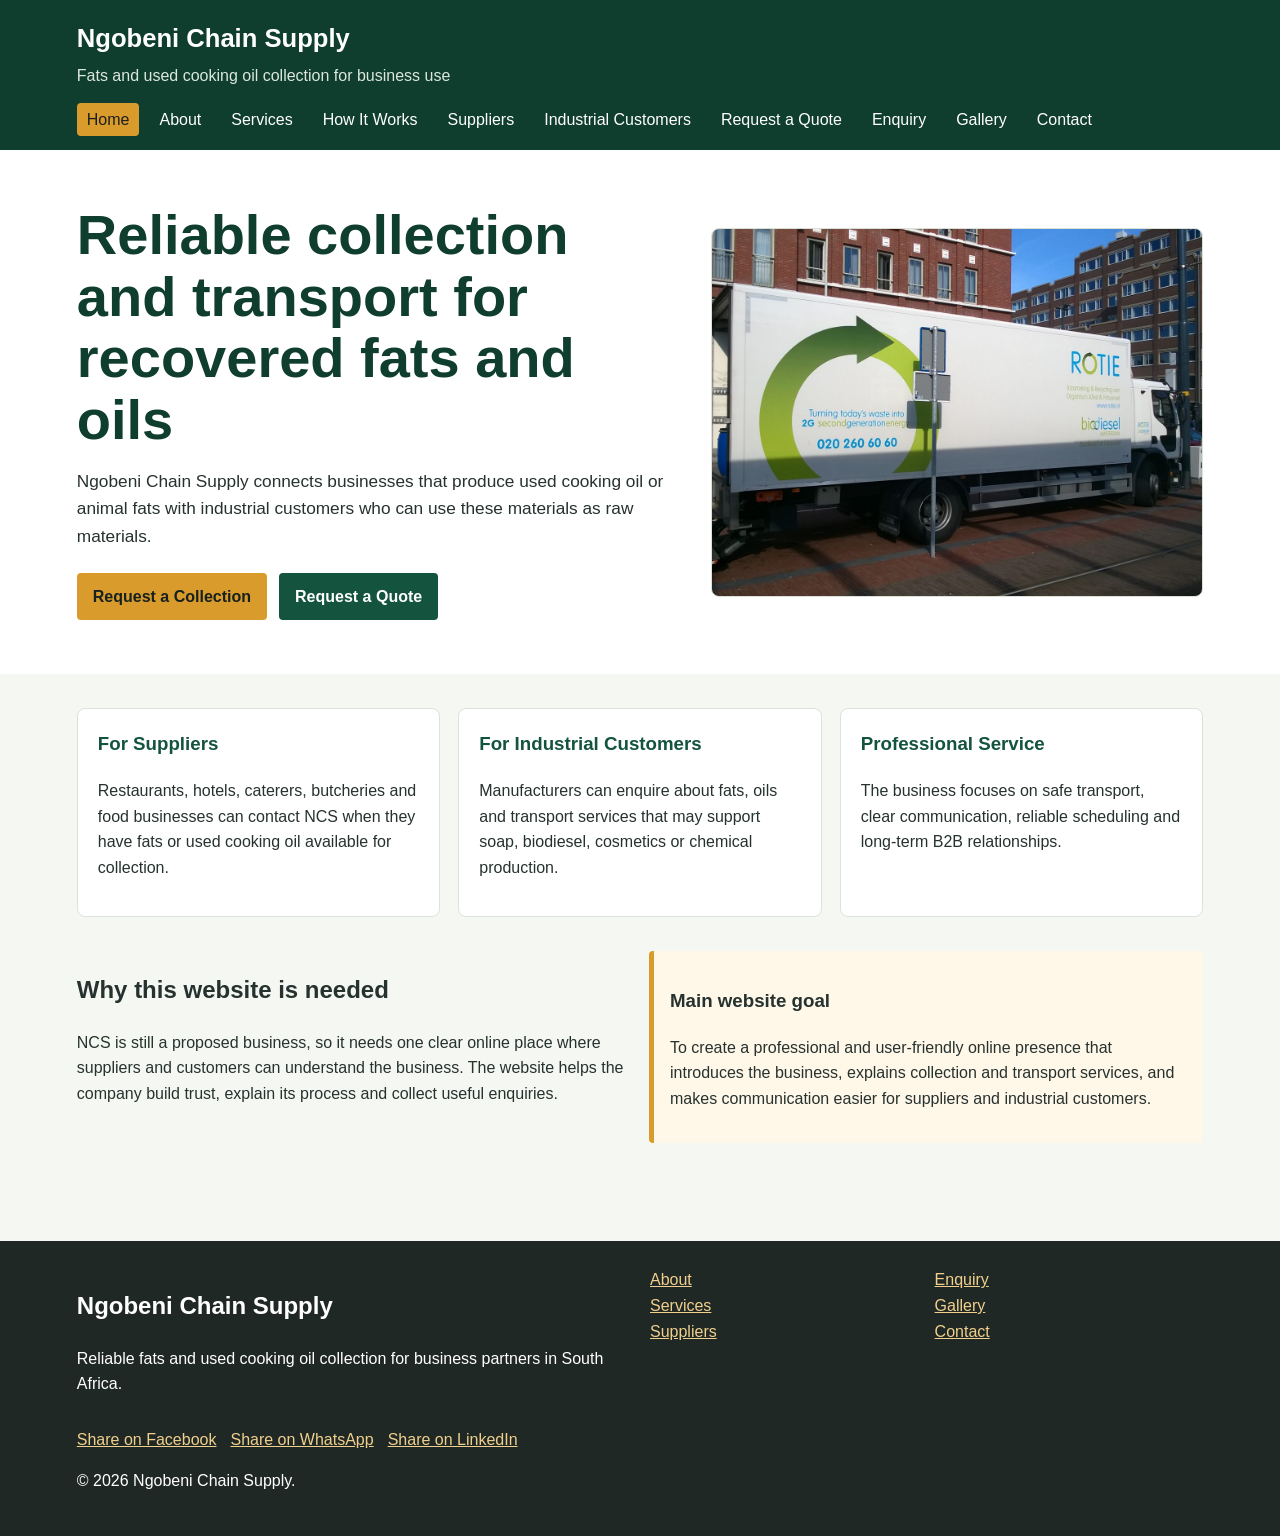
<file: index.html>
<!DOCTYPE html>
<html lang="en">
<head>
  <meta charset="UTF-8">
  <meta name="viewport" content="width=device-width, initial-scale=1.0">
  <title>Used Cooking Oil &amp; Animal Fat Collection in South Africa | Ngobeni Chain Supply</title>
  <meta name="description" content="Ngobeni Chain Supply collects and transports used cooking oil and animal fats from restaurants, hotels and butcheries for industrial customers across South Africa.">
  <meta name="keywords" content="used cooking oil collection, animal fat collection, fat and oil transport, biodiesel feedstock, B2B supply chain, South Africa">
  <meta name="author" content="Ngobeni Chain Supply">
  <meta name="robots" content="index, follow">
  <meta name="theme-color" content="#0f3d2e">
  <meta property="og:type" content="website">
  <meta property="og:site_name" content="Ngobeni Chain Supply">
  <meta property="og:title" content="Used Cooking Oil &amp; Animal Fat Collection in South Africa | Ngobeni Chain Supply">
  <meta property="og:description" content="Ngobeni Chain Supply collects and transports used cooking oil and animal fats from restaurants, hotels and butcheries for industrial customers across South Africa.">
  <meta property="og:locale" content="en_ZA">
  <meta name="referrer" content="strict-origin-when-cross-origin">
  <link rel="icon" type="image/svg+xml" href="assets/images/favicon.svg">
  <link rel="stylesheet" href="assets/css/styles.css">
  <script type="application/ld+json">
  {
    "@context": "https://schema.org",
    "@type": "LocalBusiness",
    "name": "Ngobeni Chain Supply",
    "description": "B2B collection and transport of used cooking oil and animal fats for industrial customers in South Africa.",
    "telephone": "+27671402467",
    "email": "info@ngobenichainsupply.co.za",
    "areaServed": { "@type": "Country", "name": "South Africa" },
    "openingHoursSpecification": {
      "@type": "OpeningHoursSpecification",
      "dayOfWeek": ["Monday", "Tuesday", "Wednesday", "Thursday", "Friday"],
      "opens": "08:00",
      "closes": "17:00"
    }
  }
  </script>
  <script src="assets/js/main.js" defer></script>
</head>
<body>
  <a class="skip-link" href="#main">Skip to main content</a>
  <header class="site-header">
    <div class="brand">
      <div>
        <h1>Ngobeni Chain Supply</h1>
        <p class="tagline">Fats and used cooking oil collection for business use</p>
      </div>
    </div>
    <!-- Main navigation appears on every page so users can move around easily. -->
    <nav aria-label="Main navigation">
      <ul class="nav-list">
        <li><a class="active" href="index.html">Home</a></li>
        <li><a href="pages/about.html">About</a></li>
        <li><a href="pages/services.html">Services</a></li>
        <li><a href="pages/how-it-works.html">How It Works</a></li>
        <li><a href="pages/suppliers.html">Suppliers</a></li>
        <li><a href="pages/industrial-customers.html">Industrial Customers</a></li>
        <li><a href="pages/quote.html">Request a Quote</a></li><li><a href="pages/enquiry.html">Enquiry</a></li>
        <li><a href="pages/gallery.html">Gallery</a></li>
        <li><a href="pages/contact.html">Contact</a></li>
      </ul>
    </nav>
  </header>

  <main id="main">
    <section class="hero">
      <div>
        <h2>Reliable collection and transport for recovered fats and oils</h2>
        <p>Ngobeni Chain Supply connects businesses that produce used cooking oil or animal fats with industrial customers who can use these materials as raw materials.</p>
        <div class="button-row">
          <a class="button" href="pages/suppliers.html">Request a Collection</a>
          <a class="button secondary" href="pages/quote.html">Request a Quote</a>
        </div>
      </div>
      <img fetchpriority="high" decoding="async" src="assets/images/oil-collection-lorry.jpg" alt="Used cooking oil collection lorry being loaded with frying fat">
    </section>

    <section class="content">
      <div class="section grid">
        <article class="card">
          <h3>For Suppliers</h3>
          <p>Restaurants, hotels, caterers, butcheries and food businesses can contact NCS when they have fats or used cooking oil available for collection.</p>
        </article>
        <article class="card">
          <h3>For Industrial Customers</h3>
          <p>Manufacturers can enquire about fats, oils and transport services that may support soap, biodiesel, cosmetics or chemical production.</p>
        </article>
        <article class="card">
          <h3>Professional Service</h3>
          <p>The business focuses on safe transport, clear communication, reliable scheduling and long-term B2B relationships.</p>
        </article>
      </div>

      <div class="section grid two">
        <div>
          <h2>Why this website is needed</h2>
          <p>NCS is still a proposed business, so it needs one clear online place where suppliers and customers can understand the business. The website helps the company build trust, explain its process and collect useful enquiries.</p>
        </div>
        <div class="note">
          <h3>Main website goal</h3>
          <p>To create a professional and user-friendly online presence that introduces the business, explains collection and transport services, and makes communication easier for suppliers and industrial customers.</p>
        </div>
      </div>
    </section>
  </main>

  <footer class="site-footer">
    <div class="footer-grid">
      <div>
        <h2>Ngobeni Chain Supply</h2>
        <p>Reliable fats and used cooking oil collection for business partners in South Africa.</p>
      </div>
      <ul class="footer-links">
        <li><a href="pages/about.html">About</a></li>
        <li><a href="pages/services.html">Services</a></li>
        <li><a href="pages/suppliers.html">Suppliers</a></li>
        <li><a href="pages/enquiry.html">Enquiry</a></li>
        <li><a href="pages/gallery.html">Gallery</a></li>
        <li><a href="pages/contact.html">Contact</a></li>
      </ul>
    </div>
    <p>&copy; 2026 Ngobeni Chain Supply.</p>
  </footer>
</body>
</html>
</file>
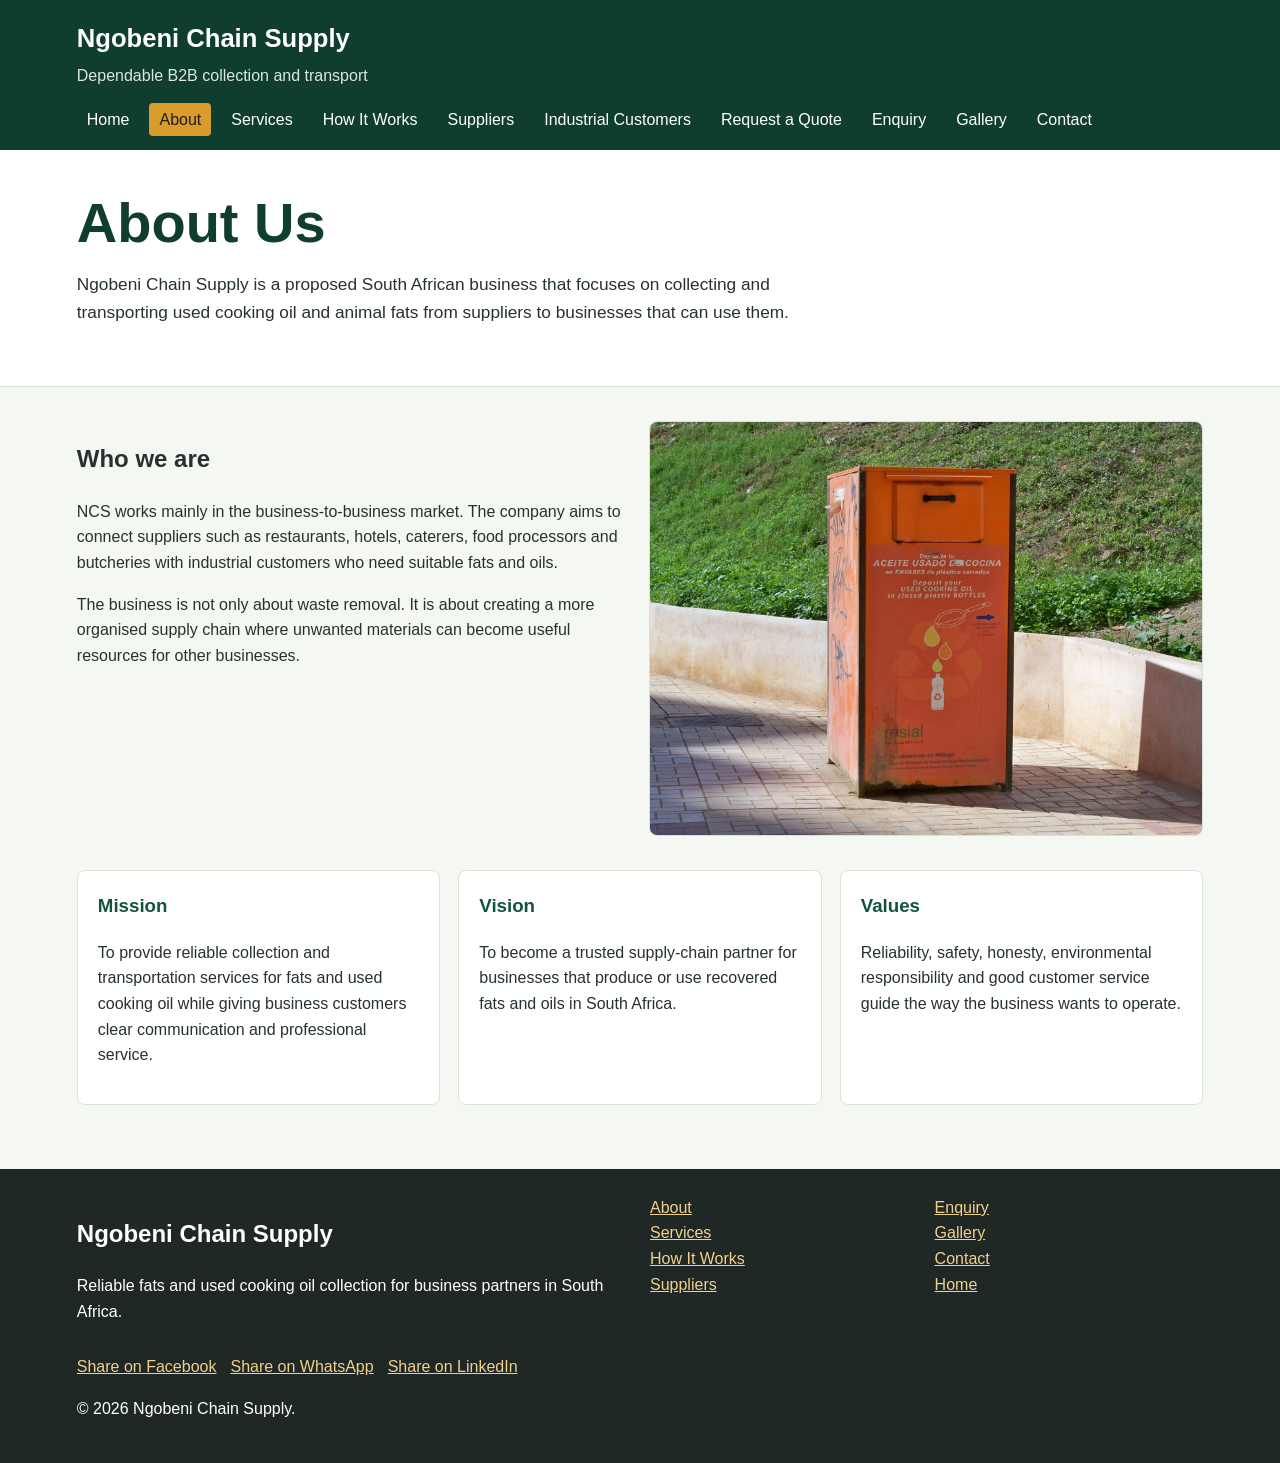
<file: pages/about.html>
<!DOCTYPE html>
<html lang="en">
<head>
  <meta charset="UTF-8">
  <meta name="viewport" content="width=device-width, initial-scale=1.0">
  <title>About Us | Ngobeni Chain Supply - Our Mission, Vision and Values</title>
  <meta name="description" content="Learn about Ngobeni Chain Supply, a proposed South African B2B business that moves used cooking oil and animal fats from food suppliers to industrial customers.">
  <meta name="keywords" content="about Ngobeni Chain Supply, oil recycling company, fat supply chain, mission and values, South Africa">
  <meta name="author" content="Ngobeni Chain Supply">
  <meta name="robots" content="index, follow">
  <meta name="theme-color" content="#0f3d2e">
  <meta property="og:type" content="website">
  <meta property="og:site_name" content="Ngobeni Chain Supply">
  <meta property="og:title" content="About Us | Ngobeni Chain Supply - Our Mission, Vision and Values">
  <meta property="og:description" content="Learn about Ngobeni Chain Supply, a proposed South African B2B business that moves used cooking oil and animal fats from food suppliers to industrial customers.">
  <meta property="og:locale" content="en_ZA">
  <meta name="referrer" content="strict-origin-when-cross-origin">
  <link rel="icon" type="image/svg+xml" href="../assets/images/favicon.svg">
  <link rel="stylesheet" href="../assets/css/styles.css">
  <script src="../assets/js/main.js" defer></script>
</head>
<body>
  <a class="skip-link" href="#main">Skip to main content</a>
  <header class="site-header">
    <div class="brand"><div><h1>Ngobeni Chain Supply</h1><p class="tagline">Dependable B2B collection and transport</p></div></div>
    <nav aria-label="Main navigation">
      <ul class="nav-list">
        <li><a href="../index.html">Home</a></li>
        <li><a class="active" href="about.html">About</a></li>
        <li><a href="services.html">Services</a></li>
        <li><a href="how-it-works.html">How It Works</a></li>
        <li><a href="suppliers.html">Suppliers</a></li>
        <li><a href="industrial-customers.html">Industrial Customers</a></li>
        <li><a href="quote.html">Request a Quote</a></li><li><a href="enquiry.html">Enquiry</a></li>
        <li><a href="gallery.html">Gallery</a></li>
        <li><a href="contact.html">Contact</a></li>
      </ul>
    </nav>
  </header>
  <main id="main">
    <section class="page-title">
      <h2>About Us</h2>
      <p>Ngobeni Chain Supply is a proposed South African business that focuses on collecting and transporting used cooking oil and animal fats from suppliers to businesses that can use them.</p>
    </section>
    <section class="content">
      <div class="grid two section">
        <div>
          <h2>Who we are</h2>
          <p>NCS works mainly in the business-to-business market. The company aims to connect suppliers such as restaurants, hotels, caterers, food processors and butcheries with industrial customers who need suitable fats and oils.</p>
          <p>The business is not only about waste removal. It is about creating a more organised supply chain where unwanted materials can become useful resources for other businesses.</p>
        </div>
        <img loading="lazy" decoding="async" class="feature-image" src="../assets/images/oil-recycling-container.jpg" alt="Cooking oil recycling container used for collecting old oil">
      </div>
      <div class="grid">
        <article class="card">
          <h3>Mission</h3>
          <p>To provide reliable collection and transportation services for fats and used cooking oil while giving business customers clear communication and professional service.</p>
        </article>
        <article class="card">
          <h3>Vision</h3>
          <p>To become a trusted supply-chain partner for businesses that produce or use recovered fats and oils in South Africa.</p>
        </article>
        <article class="card">
          <h3>Values</h3>
          <p>Reliability, safety, honesty, environmental responsibility and good customer service guide the way the business wants to operate.</p>
        </article>
      </div>
    </section>
  </main>
<footer class="site-footer">
    <div class="footer-grid">
      <div>
        <h2>Ngobeni Chain Supply</h2>
        <p>Reliable fats and used cooking oil collection for business partners in South Africa.</p>
      </div>
      <ul class="footer-links"><li><a href="about.html">About</a></li><li><a href="services.html">Services</a></li><li><a href="how-it-works.html">How It Works</a></li><li><a href="suppliers.html">Suppliers</a></li><li><a href="enquiry.html">Enquiry</a></li><li><a href="gallery.html">Gallery</a></li><li><a href="contact.html">Contact</a></li><li><a href="../index.html">Home</a></li></ul>
    </div>
    <p>&copy; 2026 Ngobeni Chain Supply.</p>
  </footer></body>
</html>
</file>
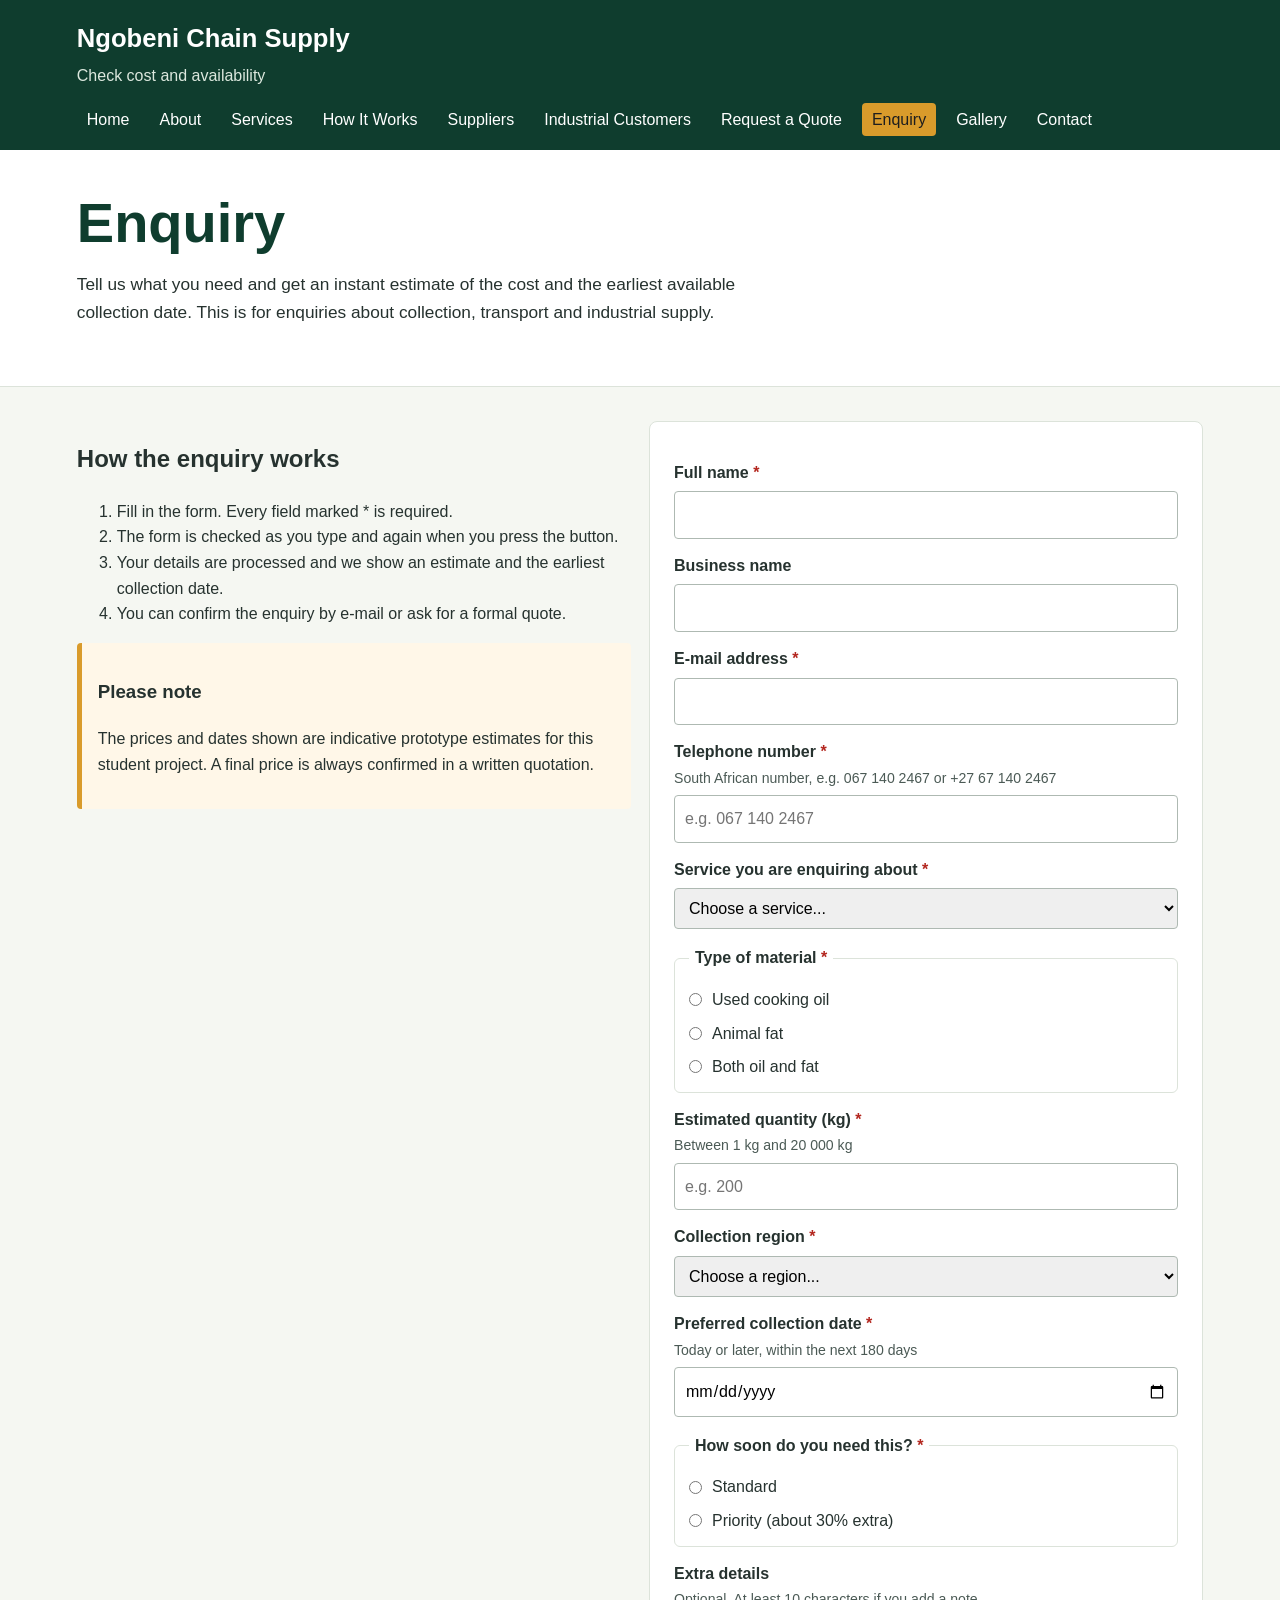
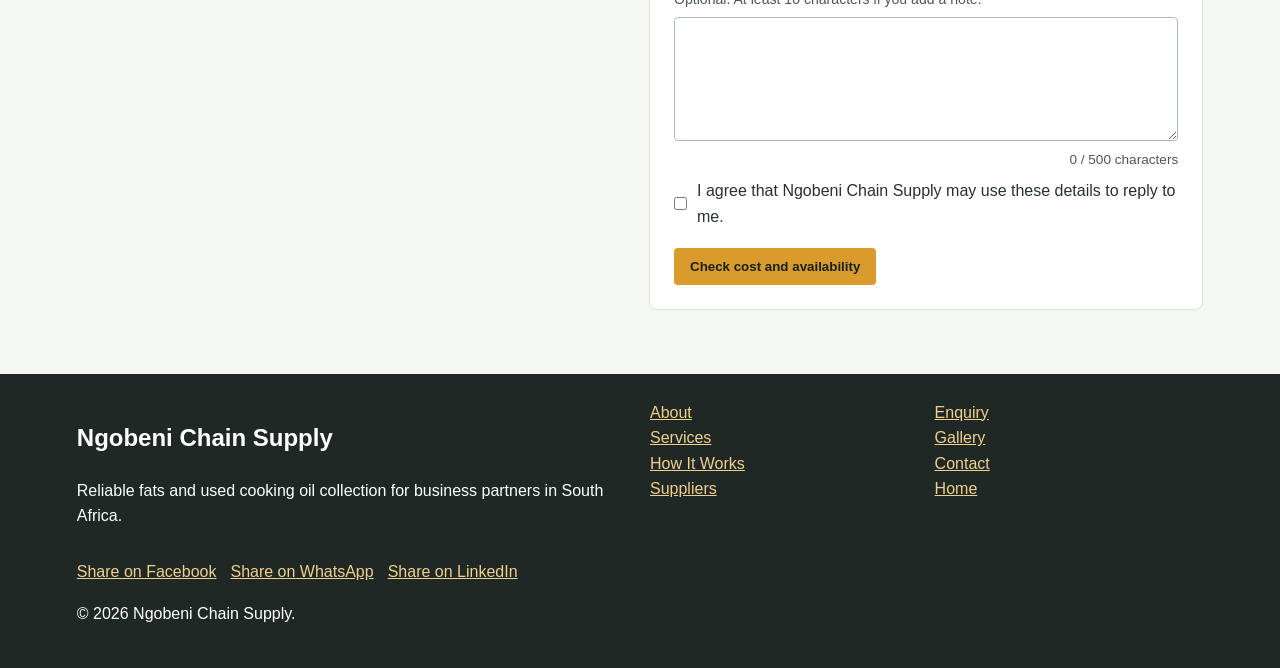
<file: pages/enquiry.html>
<!DOCTYPE html>
<html lang="en">
<head>
  <meta charset="UTF-8">
  <meta name="viewport" content="width=device-width, initial-scale=1.0">
  <title>Enquiry | Check Collection Cost and Availability - Ngobeni Chain Supply</title>
  <meta name="description" content="Enquire about used cooking oil or animal fat collection and get an instant estimate of cost and the earliest available collection date from Ngobeni Chain Supply.">
  <meta name="keywords" content="oil collection enquiry, collection cost estimate, collection availability, fat transport enquiry, B2B">
  <meta name="author" content="Ngobeni Chain Supply">
  <meta name="robots" content="index, follow">
  <meta name="theme-color" content="#0f3d2e">
  <meta property="og:type" content="website">
  <meta property="og:site_name" content="Ngobeni Chain Supply">
  <meta property="og:title" content="Enquiry | Check Collection Cost and Availability - Ngobeni Chain Supply">
  <meta property="og:description" content="Enquire about used cooking oil or animal fat collection and get an instant estimate of cost and the earliest available collection date from Ngobeni Chain Supply.">
  <meta property="og:locale" content="en_ZA">
  <meta name="referrer" content="strict-origin-when-cross-origin">
  <link rel="icon" type="image/svg+xml" href="../assets/images/favicon.svg">
  <link rel="stylesheet" href="../assets/css/styles.css">
  <script src="../assets/js/main.js" defer></script>
  <script src="../assets/js/forms.js" defer></script>
</head>
<body>
  <a class="skip-link" href="#main">Skip to main content</a>
  <header class="site-header">
    <div class="brand"><div><h1>Ngobeni Chain Supply</h1><p class="tagline">Check cost and availability</p></div></div>
    <nav aria-label="Main navigation">
      <ul class="nav-list">
        <li><a href="../index.html">Home</a></li>
        <li><a href="about.html">About</a></li>
        <li><a href="services.html">Services</a></li>
        <li><a href="how-it-works.html">How It Works</a></li>
        <li><a href="suppliers.html">Suppliers</a></li>
        <li><a href="industrial-customers.html">Industrial Customers</a></li>
        <li><a href="quote.html">Request a Quote</a></li><li><a class="active" href="enquiry.html">Enquiry</a></li>
        <li><a href="gallery.html">Gallery</a></li>
        <li><a href="contact.html">Contact</a></li>
      </ul>
    </nav>
  </header>
  <main id="main">
    <section class="page-title">
      <h2>Enquiry</h2>
      <p class="enquiry-intro">Tell us what you need and get an instant estimate of the cost and the earliest available collection date. This is for enquiries about collection, transport and industrial supply.</p>
    </section>
    <section class="content grid two">
      <div>
        <h2>How the enquiry works</h2>
        <ol>
          <li>Fill in the form. Every field marked <span class="required-mark">*</span> is required.</li>
          <li>The form is checked as you type and again when you press the button.</li>
          <li>Your details are processed and we show an estimate and the earliest collection date.</li>
          <li>You can confirm the enquiry by e-mail or ask for a formal quote.</li>
        </ol>
        <div class="note">
          <h3>Please note</h3>
          <p>The prices and dates shown are indicative prototype estimates for this student project. A final price is always confirmed in a written quotation.</p>
        </div>
      </div>
      <form class="form" id="enquiry-form" action="enquiry.html" method="get" data-form="enquiry" data-rates="../data/rates.json" novalidate>
        <label for="name">Full name <span class="required-mark" aria-hidden="true">*</span></label>
        <input id="name" name="name" type="text" required aria-describedby="name-error" minlength="2" maxlength="80" autocomplete="name">
        <span class="field-error" id="name-error" aria-live="polite"></span>
        <label for="company">Business name</label>
        <input id="company" name="company" type="text" aria-describedby="company-error" maxlength="100" autocomplete="organization">
        <span class="field-error" id="company-error" aria-live="polite"></span>
        <label for="email">E-mail address <span class="required-mark" aria-hidden="true">*</span></label>
        <input id="email" name="email" type="email" required aria-describedby="email-error" maxlength="120" autocomplete="email">
        <span class="field-error" id="email-error" aria-live="polite"></span>
        <label for="phone">Telephone number <span class="required-mark" aria-hidden="true">*</span><span class="hint" id="phone-hint">South African number, e.g. 067 140 2467 or +27 67 140 2467</span></label>
        <input id="phone" name="phone" type="tel" required aria-describedby="phone-error phone-hint" inputmode="tel" autocomplete="tel" placeholder="e.g. 067 140 2467">
        <span class="field-error" id="phone-error" aria-live="polite"></span>
        <label for="service">Service you are enquiring about <span class="required-mark" aria-hidden="true">*</span></label>
        <select id="service" name="service" required aria-describedby="service-error"><option value="">Choose a service...</option><option value="collection">Used cooking oil collection</option><option value="fat">Animal fat collection</option><option value="transport">Safe transportation</option><option value="industrial">Industrial supply enquiry</option><option value="quote">General quotation</option></select>
        <span class="field-error" id="service-error" aria-live="polite"></span>
        <fieldset>
          <legend>Type of material <span class="required-mark" aria-hidden="true">*</span></legend>
          <label class="choice"><input type="radio" name="material" value="Used cooking oil" required> Used cooking oil</label>
          <label class="choice"><input type="radio" name="material" value="Animal fat"> Animal fat</label>
          <label class="choice"><input type="radio" name="material" value="Both oil and fat"> Both oil and fat</label>
          <span class="field-error" aria-live="polite"></span>
        </fieldset>
        <label for="quantity">Estimated quantity (kg) <span class="required-mark" aria-hidden="true">*</span><span class="hint" id="quantity-hint">Between 1 kg and 20 000 kg</span></label>
        <input id="quantity" name="quantity" type="number" required aria-describedby="quantity-error quantity-hint" min="1" max="20000" step="1" inputmode="numeric" placeholder="e.g. 200">
        <span class="field-error" id="quantity-error" aria-live="polite"></span>
        <label for="region">Collection region <span class="required-mark" aria-hidden="true">*</span></label>
        <select id="region" name="region" required aria-describedby="region-error"><option value="">Choose a region...</option><option value="gauteng">Gauteng</option><option value="kzn">KwaZulu-Natal</option><option value="wc">Western Cape</option><option value="other">Other province</option></select>
        <span class="field-error" id="region-error" aria-live="polite"></span>
        <label for="date">Preferred collection date <span class="required-mark" aria-hidden="true">*</span><span class="hint" id="date-hint">Today or later, within the next 180 days</span></label>
        <input id="date" name="date" type="date" required aria-describedby="date-error date-hint" data-future-only data-max-days="180">
        <span class="field-error" id="date-error" aria-live="polite"></span>
        <fieldset>
          <legend>How soon do you need this? <span class="required-mark" aria-hidden="true">*</span></legend>
          <label class="choice"><input type="radio" name="urgency" value="standard" required> Standard</label>
          <label class="choice"><input type="radio" name="urgency" value="priority"> Priority (about 30% extra)</label>
          <span class="field-error" aria-live="polite"></span>
        </fieldset>
        <label for="details">Extra details<span class="hint" id="details-hint">Optional. At least 10 characters if you add a note.</span></label>
        <textarea id="details" name="details" rows="4" aria-describedby="details-error details-hint" maxlength="500" data-minlength="10"></textarea>
        <span class="field-error" id="details-error" aria-live="polite"></span>
        <span class="char-count" id="details-count" aria-hidden="true">0 / 500 characters</span>
        <label class="choice" for="consent"><input id="consent" name="consent" type="checkbox" required aria-describedby="consent-error"> I agree that Ngobeni Chain Supply may use these details to reply to me.</label>
        <span class="field-error" id="consent-error" aria-live="polite"></span>
        <button class="button" type="submit">Check cost and availability</button>
        <div class="form-status" hidden aria-live="polite"></div>
      </form>
    </section>
  </main>
<footer class="site-footer">
    <div class="footer-grid">
      <div>
        <h2>Ngobeni Chain Supply</h2>
        <p>Reliable fats and used cooking oil collection for business partners in South Africa.</p>
      </div>
      <ul class="footer-links"><li><a href="about.html">About</a></li><li><a href="services.html">Services</a></li><li><a href="how-it-works.html">How It Works</a></li><li><a href="suppliers.html">Suppliers</a></li><li><a href="enquiry.html">Enquiry</a></li><li><a href="gallery.html">Gallery</a></li><li><a href="contact.html">Contact</a></li><li><a href="../index.html">Home</a></li></ul>
    </div>
    <p>&copy; 2026 Ngobeni Chain Supply.</p>
  </footer></body>
</html>
</file>
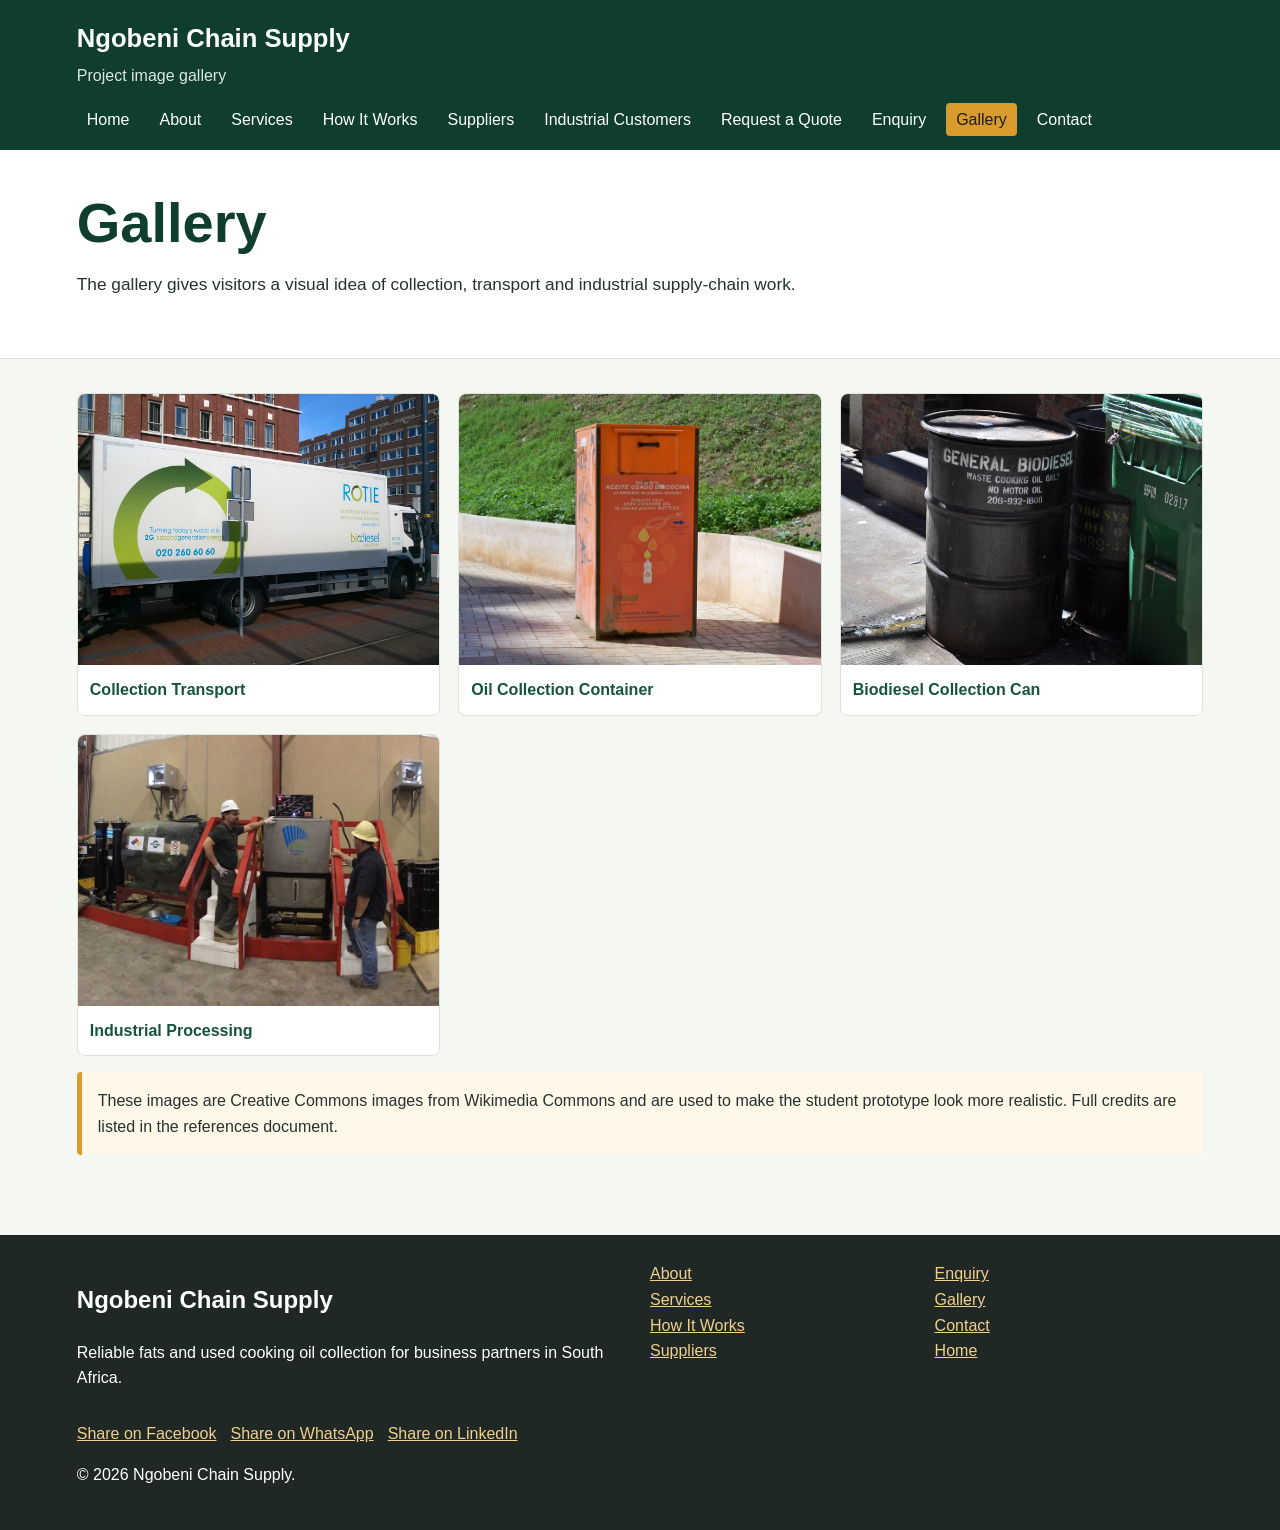
<file: pages/gallery.html>
<!DOCTYPE html>
<html lang="en">

<head>
  <meta charset="UTF-8">
  <meta name="viewport" content="width=device-width, initial-scale=1.0">
  <title>Photo Gallery | Oil Collection, Recycling &amp; Biodiesel Processing - Ngobeni Chain Supply</title>
  <meta name="description" content="Browse photos of used cooking oil collection lorries, recycling containers and biodiesel processing, and open each image in a larger view.">
  <meta name="keywords" content="oil collection photos, used cooking oil recycling container, biodiesel processing, collection lorry, gallery">
  <meta name="author" content="Ngobeni Chain Supply">
  <meta name="robots" content="index, follow">
  <meta name="theme-color" content="#0f3d2e">
  <meta property="og:type" content="website">
  <meta property="og:site_name" content="Ngobeni Chain Supply">
  <meta property="og:title" content="Photo Gallery | Oil Collection, Recycling &amp; Biodiesel Processing - Ngobeni Chain Supply">
  <meta property="og:description" content="Browse photos of used cooking oil collection lorries, recycling containers and biodiesel processing, and open each image in a larger view.">
  <meta property="og:locale" content="en_ZA">
  <meta name="referrer" content="strict-origin-when-cross-origin">
  <link rel="icon" type="image/svg+xml" href="../assets/images/favicon.svg">
  <link rel="stylesheet" href="../assets/css/styles.css">
  <script src="../assets/js/main.js" defer></script>
</head>

<body>
  <a class="skip-link" href="#main">Skip to main content</a>
  <header class="site-header">
    <div class="brand">
      <div>
        <h1>Ngobeni Chain Supply</h1>
        <p class="tagline">Project image gallery</p>
      </div>
    </div>
    <nav aria-label="Main navigation">
      <ul class="nav-list">
        <li><a href="../index.html">Home</a></li>
        <li><a href="about.html">About</a></li>
        <li><a href="services.html">Services</a></li>
        <li><a href="how-it-works.html">How It Works</a></li>
        <li>
          <a href="suppliers.html">Suppliers</a>
        </li>
        <li><a href="industrial-customers.html">Industrial Customers</a></li>
        <li><a href="quote.html">Request a Quote</a></li><li><a href="enquiry.html">Enquiry</a></li>
        <li><a class="active" href="gallery.html">Gallery</a></li>
        <li><a href="contact.html">Contact</a></li>
      </ul>
    </nav>
  </header>
  <main id="main">
    <section class="page-title">
      <h2>Gallery</h2>
      <p>The gallery gives visitors a visual idea of collection, transport and industrial supply-chain work.</p>
    </section>
    <section class="content">
      <div class="gallery-grid">
        <figure><img loading="lazy" decoding="async" src="../assets/images/oil-collection-lorry.jpg" alt="Collection lorry being loaded with used frying oil and fat for recycling">
          <figcaption>Collection Transport</figcaption>
        </figure>
        <figure><img loading="lazy" decoding="async" src="../assets/images/oil-recycling-container.jpg" alt="Street-side used cooking oil recycling container for collecting old oil">
          <figcaption>Oil Collection Container</figcaption>
        </figure>
        <figure><img loading="lazy" decoding="async" src="../assets/images/biodiesel-oil-collection-can.jpg" alt="Used cooking oil collection can for biodiesel production">
          <figcaption>Biodiesel Collection Can</figcaption>
        </figure>
        <figure><img loading="lazy" decoding="async" src="../assets/images/biodiesel-industrial-process.jpg"
            alt="Industrial biodiesel processing equipment using recovered cooking oil">
          <figcaption>Industrial Processing</figcaption>
        </figure>
      </div>
      <p class="note">These images are Creative Commons images from Wikimedia Commons and are used to make the student
        prototype look more realistic. Full credits are listed in the references document.</p>
    </section>
  </main>
  <footer class="site-footer">
    <div class="footer-grid">
      <div>
        <h2>Ngobeni Chain Supply</h2>
        <p>Reliable fats and used cooking oil collection for business partners in South Africa.</p>
      </div>
      <ul class="footer-links"><li><a href="about.html">About</a></li><li><a href="services.html">Services</a></li><li><a href="how-it-works.html">How It Works</a></li><li><a href="suppliers.html">Suppliers</a></li><li><a href="enquiry.html">Enquiry</a></li><li><a href="gallery.html">Gallery</a></li><li><a href="contact.html">Contact</a></li><li><a href="../index.html">Home</a></li></ul>
    </div>
    <p>&copy; 2026 Ngobeni Chain Supply.</p>
  </footer>
</body>

</html>
</file>
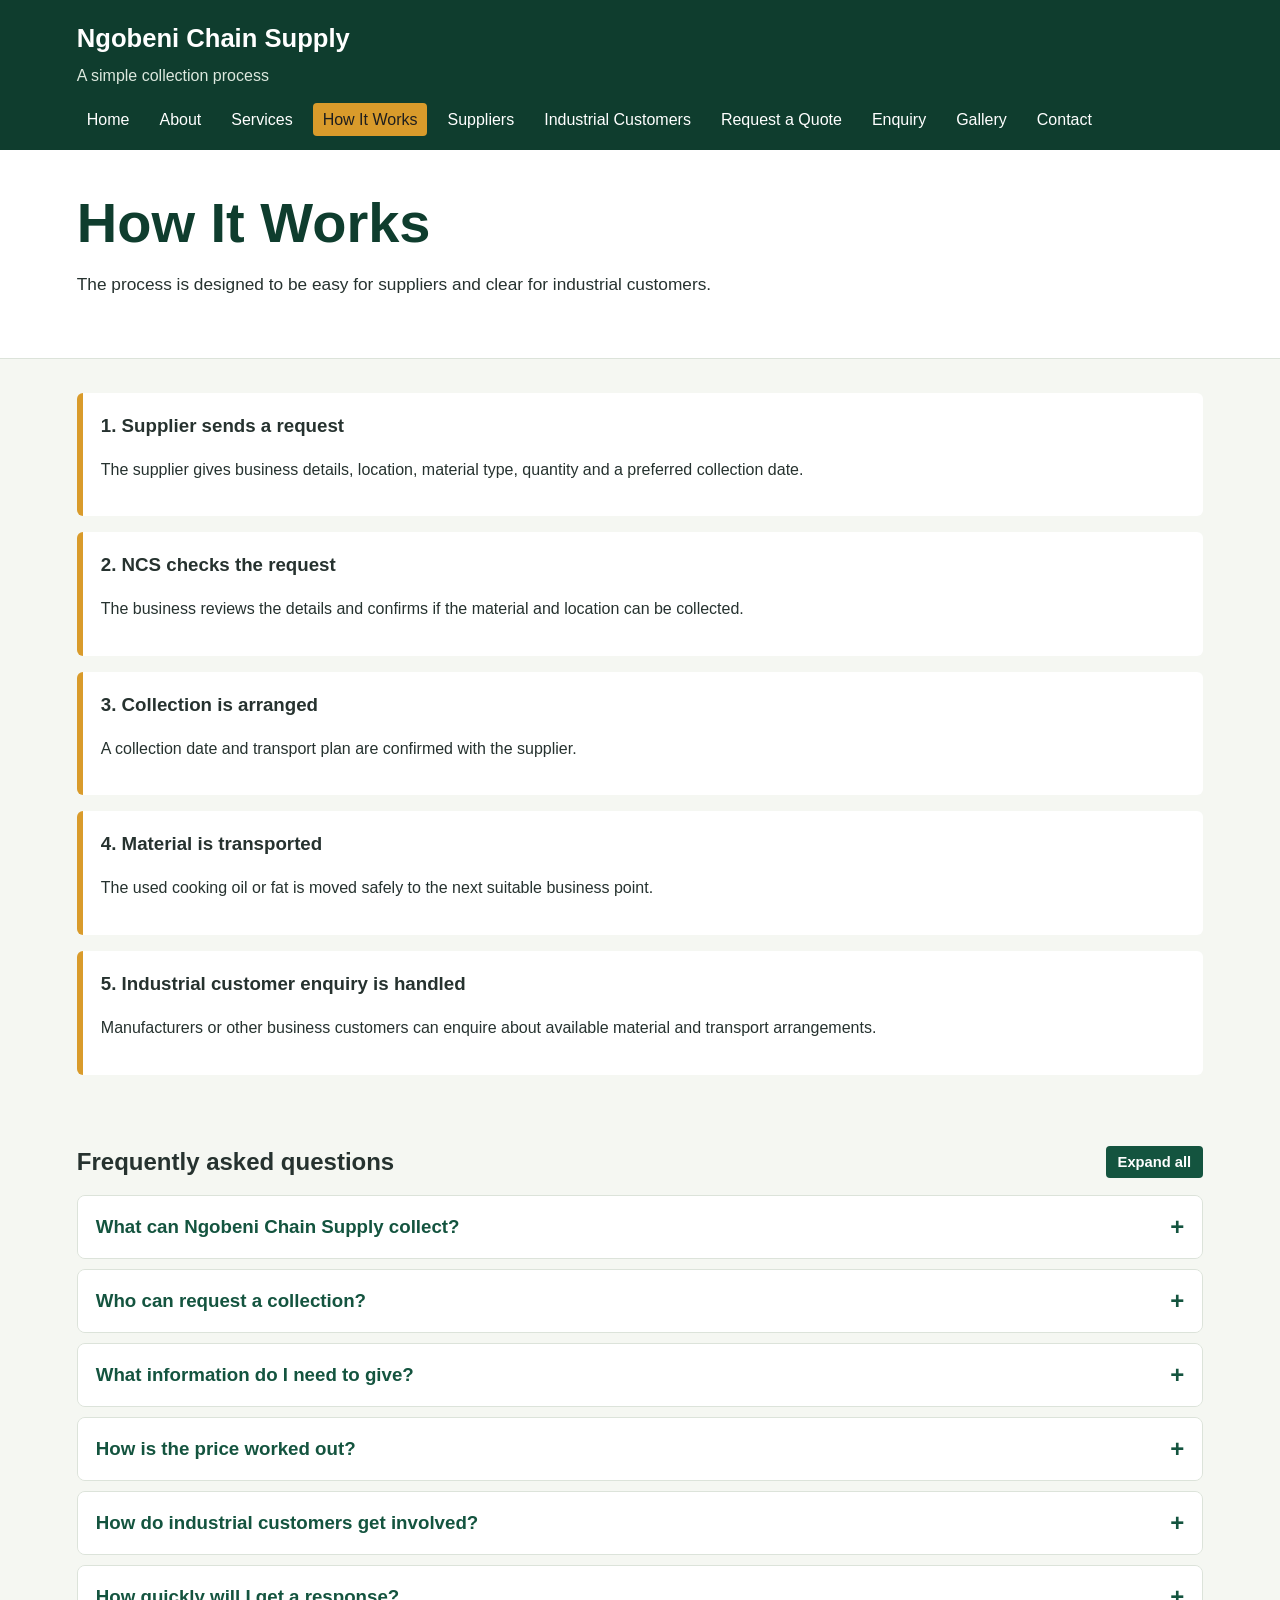
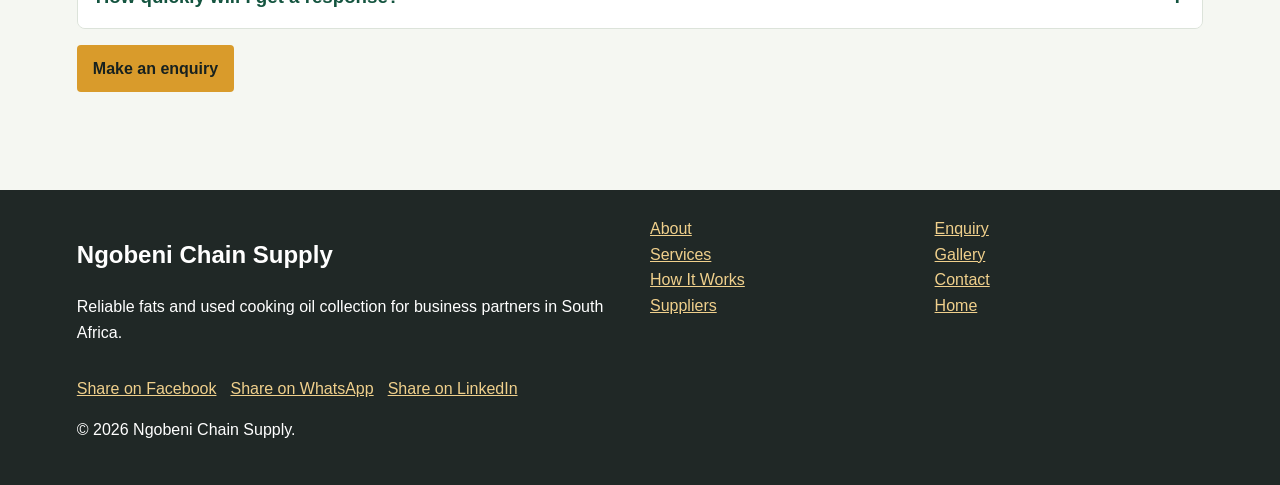
<file: pages/how-it-works.html>
<!DOCTYPE html>
<html lang="en">
<head>
  <meta charset="UTF-8">
  <meta name="viewport" content="width=device-width, initial-scale=1.0">
  <title>How It Works | Oil and Fat Collection Process - Ngobeni Chain Supply</title>
  <meta name="description" content="See how Ngobeni Chain Supply handles a collection from first request to transport, and read answers to common questions about used oil and fat collection.">
  <meta name="keywords" content="how oil collection works, fat collection process, used cooking oil FAQ, supplier request, collection and transport">
  <meta name="author" content="Ngobeni Chain Supply">
  <meta name="robots" content="index, follow">
  <meta name="theme-color" content="#0f3d2e">
  <meta property="og:type" content="website">
  <meta property="og:site_name" content="Ngobeni Chain Supply">
  <meta property="og:title" content="How It Works | Oil and Fat Collection Process - Ngobeni Chain Supply">
  <meta property="og:description" content="See how Ngobeni Chain Supply handles a collection from first request to transport, and read answers to common questions about used oil and fat collection.">
  <meta property="og:locale" content="en_ZA">
  <meta name="referrer" content="strict-origin-when-cross-origin">
  <link rel="icon" type="image/svg+xml" href="../assets/images/favicon.svg">
  <link rel="stylesheet" href="../assets/css/styles.css">
  <script src="../assets/js/main.js" defer></script>
</head>
<body>
  <a class="skip-link" href="#main">Skip to main content</a>
  <header class="site-header">
    <div class="brand"><div><h1>Ngobeni Chain Supply</h1><p class="tagline">A simple collection process</p></div></div>
    
    <nav aria-label="Main navigation"><ul class="nav-list"><li><a href="../index.html">Home</a></li><li><a href="about.html">About</a></li><li><a href="services.html">Services</a>
    </li><li><a class="active" href="how-it-works.html">How It Works</a></li><li><a href="suppliers.html">Suppliers</a></li><li><a href="industrial-customers.html">Industrial Customers</a></li><li>
    <a href="quote.html">Request a Quote</a></li><li><a href="enquiry.html">Enquiry</a></li><li><a href="gallery.html">Gallery</a></li><li><a href="contact.html">Contact</a></li></ul></nav>

  </header>
  <main id="main">
    <section class="page-title"><h2>How It Works</h2><p>The process is designed to be easy for suppliers and clear for industrial customers.</p></section>
    <section class="content">
      <div class="steps">
        <article class="step"><h3>1. Supplier sends a request</h3><p>The supplier gives business details, location, material type, quantity and a preferred collection date.</p></article>
        <article class="step"><h3>2. NCS checks the request</h3><p>The business reviews the details and confirms if the material and location can be collected.</p></article>
        <article class="step"><h3>3. Collection is arranged</h3><p>A collection date and transport plan are confirmed with the supplier.</p></article>
        <article class="step"><h3>4. Material is transported</h3><p>The used cooking oil or fat is moved safely to the next suitable business point.</p></article>
        <article class="step"><h3>5. Industrial customer enquiry is handled</h3><p>Manufacturers or other business customers can enquire about available material and transport arrangements.</p></article>
      </div>
    </section>
    <section class="content">
      <div class="toolbar-row">
        <h2>Frequently asked questions</h2>
        <button type="button" class="button small secondary" data-accordion-toggle data-state="closed">Expand all</button>
      </div>
      <div class="accordion" data-accordion>
        <div class="accordion-item">
          <h3><button type="button" class="accordion-trigger" id="faq-1-button" aria-expanded="false" aria-controls="faq-1">What can Ngobeni Chain Supply collect?</button></h3>
          <div class="accordion-panel" id="faq-1" role="region" aria-labelledby="faq-1-button" hidden><p>We focus on used cooking oil and animal fats from food businesses such as restaurants, hotels, caterers, food processors and butcheries.</p></div>
        </div>
        <div class="accordion-item">
          <h3><button type="button" class="accordion-trigger" id="faq-2-button" aria-expanded="false" aria-controls="faq-2">Who can request a collection?</button></h3>
          <div class="accordion-panel" id="faq-2" role="region" aria-labelledby="faq-2-button" hidden><p>The service is for businesses (B2B). If your business produces used cooking oil or suitable fats, use the Suppliers page to send a collection request.</p></div>
        </div>
        <div class="accordion-item">
          <h3><button type="button" class="accordion-trigger" id="faq-3-button" aria-expanded="false" aria-controls="faq-3">What information do I need to give?</button></h3>
          <div class="accordion-panel" id="faq-3" role="region" aria-labelledby="faq-3-button" hidden><p>Your business and contact details, the type and estimated quantity of material, the collection address and a preferred date. The more accurate the details, the faster we can confirm.</p></div>
        </div>
        <div class="accordion-item">
          <h3><button type="button" class="accordion-trigger" id="faq-4-button" aria-expanded="false" aria-controls="faq-4">How is the price worked out?</button></h3>
          <div class="accordion-panel" id="faq-4" role="region" aria-labelledby="faq-4-button" hidden><p>Use the Enquiry page for an instant indicative estimate, or the Request a Quote page for a formal quotation. Final prices depend on the material, quantity and location.</p></div>
        </div>
        <div class="accordion-item">
          <h3><button type="button" class="accordion-trigger" id="faq-5-button" aria-expanded="false" aria-controls="faq-5">How do industrial customers get involved?</button></h3>
          <div class="accordion-panel" id="faq-5" role="region" aria-labelledby="faq-5-button" hidden><p>Manufacturers can use the Industrial Customers page to see which industries may use recovered fats and oils, then send an enquiry about material and transport support.</p></div>
        </div>
        <div class="accordion-item">
          <h3><button type="button" class="accordion-trigger" id="faq-6-button" aria-expanded="false" aria-controls="faq-6">How quickly will I get a response?</button></h3>
          <div class="accordion-panel" id="faq-6" role="region" aria-labelledby="faq-6-button" hidden><p>We aim to respond during operating hours, Monday to Friday, 08:00 to 17:00. You can also phone us on +27 67 140 2467.</p></div>
        </div>
      </div>
      <p class="section"><a class="button" href="enquiry.html">Make an enquiry</a></p>
    </section>
  </main>
<footer class="site-footer">
    <div class="footer-grid">
      <div>
        <h2>Ngobeni Chain Supply</h2>
        <p>Reliable fats and used cooking oil collection for business partners in South Africa.</p>
      </div>
      <ul class="footer-links"><li><a href="about.html">About</a></li><li><a href="services.html">Services</a></li><li><a href="how-it-works.html">How It Works</a></li><li><a href="suppliers.html">Suppliers</a></li><li><a href="enquiry.html">Enquiry</a></li><li><a href="gallery.html">Gallery</a></li><li><a href="contact.html">Contact</a></li><li><a href="../index.html">Home</a></li></ul>
    </div>
    <p>&copy; 2026 Ngobeni Chain Supply.</p>
  </footer></body>
</html>
</file>
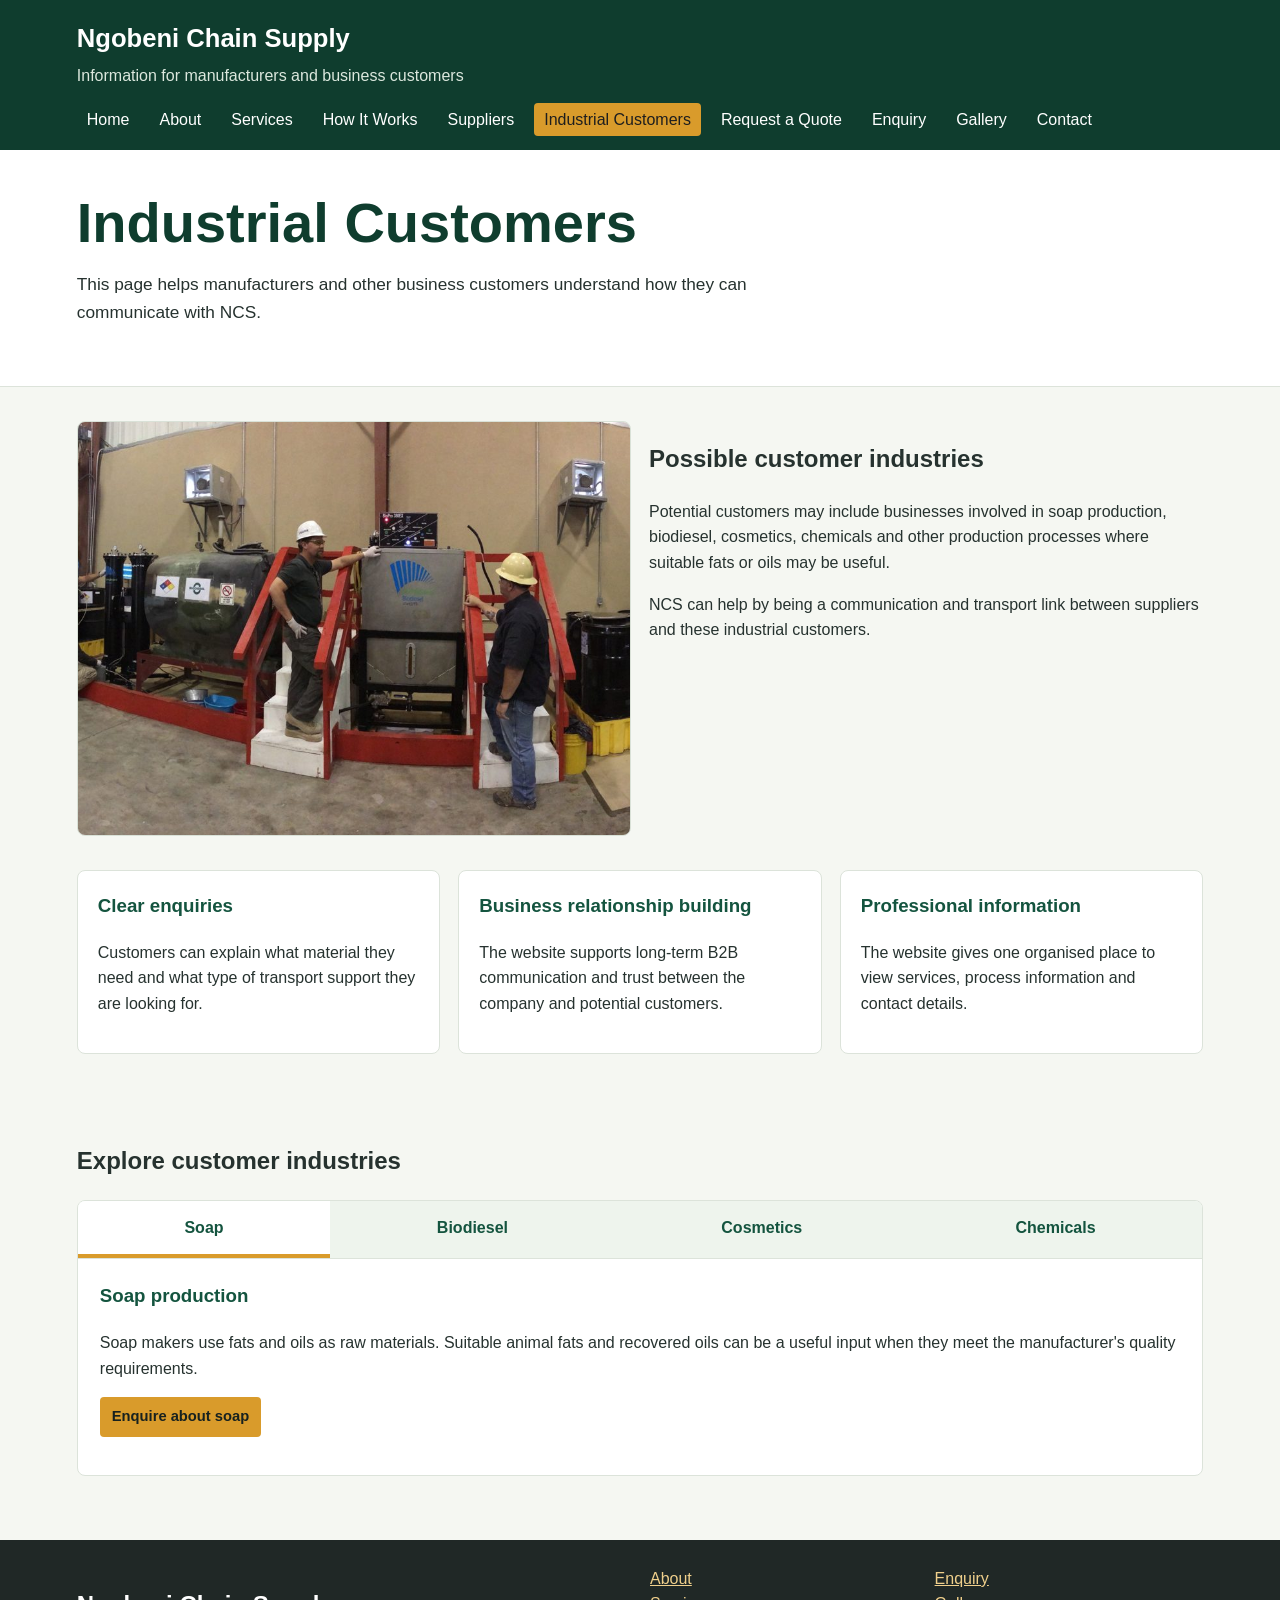
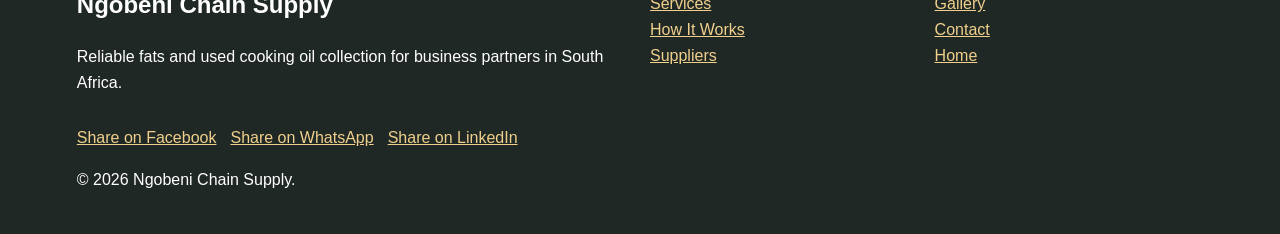
<file: pages/industrial-customers.html>
<!DOCTYPE html>
<html lang="en">
<head>
  <meta charset="UTF-8">
  <meta name="viewport" content="width=device-width, initial-scale=1.0">
  <title>Industrial Customers | Fats and Oils for Soap, Biodiesel &amp; Cosmetics - Ngobeni Chain Supply</title>
  <meta name="description" content="Manufacturers of soap, biodiesel, cosmetics and chemicals can enquire about recovered fats and oils and transport support from Ngobeni Chain Supply.">
  <meta name="keywords" content="industrial fat supply, biodiesel feedstock, soap manufacturing fats, cosmetics raw materials, B2B oil supplier South Africa">
  <meta name="author" content="Ngobeni Chain Supply">
  <meta name="robots" content="index, follow">
  <meta name="theme-color" content="#0f3d2e">
  <meta property="og:type" content="website">
  <meta property="og:site_name" content="Ngobeni Chain Supply">
  <meta property="og:title" content="Industrial Customers | Fats and Oils for Soap, Biodiesel &amp; Cosmetics - Ngobeni Chain Supply">
  <meta property="og:description" content="Manufacturers of soap, biodiesel, cosmetics and chemicals can enquire about recovered fats and oils and transport support from Ngobeni Chain Supply.">
  <meta property="og:locale" content="en_ZA">
  <meta name="referrer" content="strict-origin-when-cross-origin">
  <link rel="icon" type="image/svg+xml" href="../assets/images/favicon.svg">
  <link rel="stylesheet" href="../assets/css/styles.css">
  <script src="../assets/js/main.js" defer></script>
</head>
<body>
  <a class="skip-link" href="#main">Skip to main content</a>
  <header class="site-header">
    <div class="brand"><div><h1>Ngobeni Chain Supply</h1><p class="tagline">Information for manufacturers and business customers</p></div></div>
    
    <nav aria-label="Main navigation"><ul class="nav-list"><li><a href="../index.html">Home</a></li><li><a href="about.html">About</a></li><li><a href="services.html">Services</a>
    </li><li><a href="how-it-works.html">How It Works</a></li><li><a href="suppliers.html">Suppliers</a></li><li><a class="active" href="industrial-customers.html">Industrial Customers</a>
    </li><li><a href="quote.html">Request a Quote</a></li><li><a href="enquiry.html">Enquiry</a></li><li><a href="gallery.html">Gallery</a></li><li><a href="contact.html">Contact</a></li></ul></nav>

  </header>
  <main id="main">
    <section class="page-title"><h2>Industrial Customers</h2><p>This page helps manufacturers and other business customers understand how they can communicate with NCS.</p></section>
    <section class="content">
      <div class="grid two section">
        <img loading="lazy" decoding="async" class="feature-image" src="../assets/images/biodiesel-industrial-process.jpg" alt="Industrial biodiesel process using recovered cooking oil">
        <div>
          <h2>Possible customer industries</h2>
          <p>Potential customers may include businesses involved in soap production, biodiesel, cosmetics, chemicals and other production processes where suitable fats or oils may be useful.</p>
          <p>NCS can help by being a communication and transport link between suppliers and these industrial customers.</p>
        </div>
      </div>
      <div class="grid">
        <article class="card"><h3>Clear enquiries</h3><p>Customers can explain what material they need and what type of transport support they are looking for.</p></article>
        <article class="card"><h3>Business relationship building</h3><p>The website supports long-term B2B communication and trust between the company and potential customers.</p></article>
        <article class="card"><h3>Professional information</h3><p>The website gives one organised place to view services, process information and contact details.</p></article>
      </div>
    </section>
    <section class="content">
      <h2>Explore customer industries</h2>
      <div class="tabs" data-tabs>
        <div class="tab-list" role="tablist" aria-label="Customer industries"><button type="button" role="tab" id="tab-soap" aria-controls="panel-soap" aria-selected="true" tabindex="0">Soap</button><button type="button" role="tab" id="tab-biodiesel" aria-controls="panel-biodiesel" aria-selected="false" tabindex="-1">Biodiesel</button><button type="button" role="tab" id="tab-cosmetics" aria-controls="panel-cosmetics" aria-selected="false" tabindex="-1">Cosmetics</button><button type="button" role="tab" id="tab-chemicals" aria-controls="panel-chemicals" aria-selected="false" tabindex="-1">Chemicals</button></div>
        <div class="tab-panel" role="tabpanel" id="panel-soap" aria-labelledby="tab-soap">
          <h3>Soap production</h3>
          <p>Soap makers use fats and oils as raw materials. Suitable animal fats and recovered oils can be a useful input when they meet the manufacturer's quality requirements.</p>
          <p><a class="button small" href="enquiry.html?service=industrial">Enquire about soap</a></p>
        </div>
        <div class="tab-panel" role="tabpanel" id="panel-biodiesel" aria-labelledby="tab-biodiesel" hidden>
          <h3>Biodiesel production</h3>
          <p>Used cooking oil is a well-known feedstock for biodiesel. A reliable collection and transport link helps producers receive a steady supply of recovered oil.</p>
          <p><a class="button small" href="enquiry.html?service=industrial">Enquire about biodiesel</a></p>
        </div>
        <div class="tab-panel" role="tabpanel" id="panel-cosmetics" aria-labelledby="tab-cosmetics" hidden>
          <h3>Cosmetics and personal care</h3>
          <p>Some cosmetic and personal care products use fats and oils as ingredients. Customers in this field will have strict quality needs, which we would discuss before any supply.</p>
          <p><a class="button small" href="enquiry.html?service=industrial">Enquire about cosmetics</a></p>
        </div>
        <div class="tab-panel" role="tabpanel" id="panel-chemicals" aria-labelledby="tab-chemicals" hidden>
          <h3>Chemicals and other processes</h3>
          <p>Recovered fats and oils may also be used in other chemical and industrial processes. Tell us what you need and we will explain what transport and supply support is possible.</p>
          <p><a class="button small" href="enquiry.html?service=industrial">Enquire about chemicals</a></p>
        </div>
      </div>
    </section>
  </main>
<footer class="site-footer">
    <div class="footer-grid">
      <div>
        <h2>Ngobeni Chain Supply</h2>
        <p>Reliable fats and used cooking oil collection for business partners in South Africa.</p>
      </div>
      <ul class="footer-links"><li><a href="about.html">About</a></li><li><a href="services.html">Services</a></li><li><a href="how-it-works.html">How It Works</a></li><li><a href="suppliers.html">Suppliers</a></li><li><a href="enquiry.html">Enquiry</a></li><li><a href="gallery.html">Gallery</a></li><li><a href="contact.html">Contact</a></li><li><a href="../index.html">Home</a></li></ul>
    </div>
    <p>&copy; 2026 Ngobeni Chain Supply.</p>
  </footer>
</body>
</html>
</file>
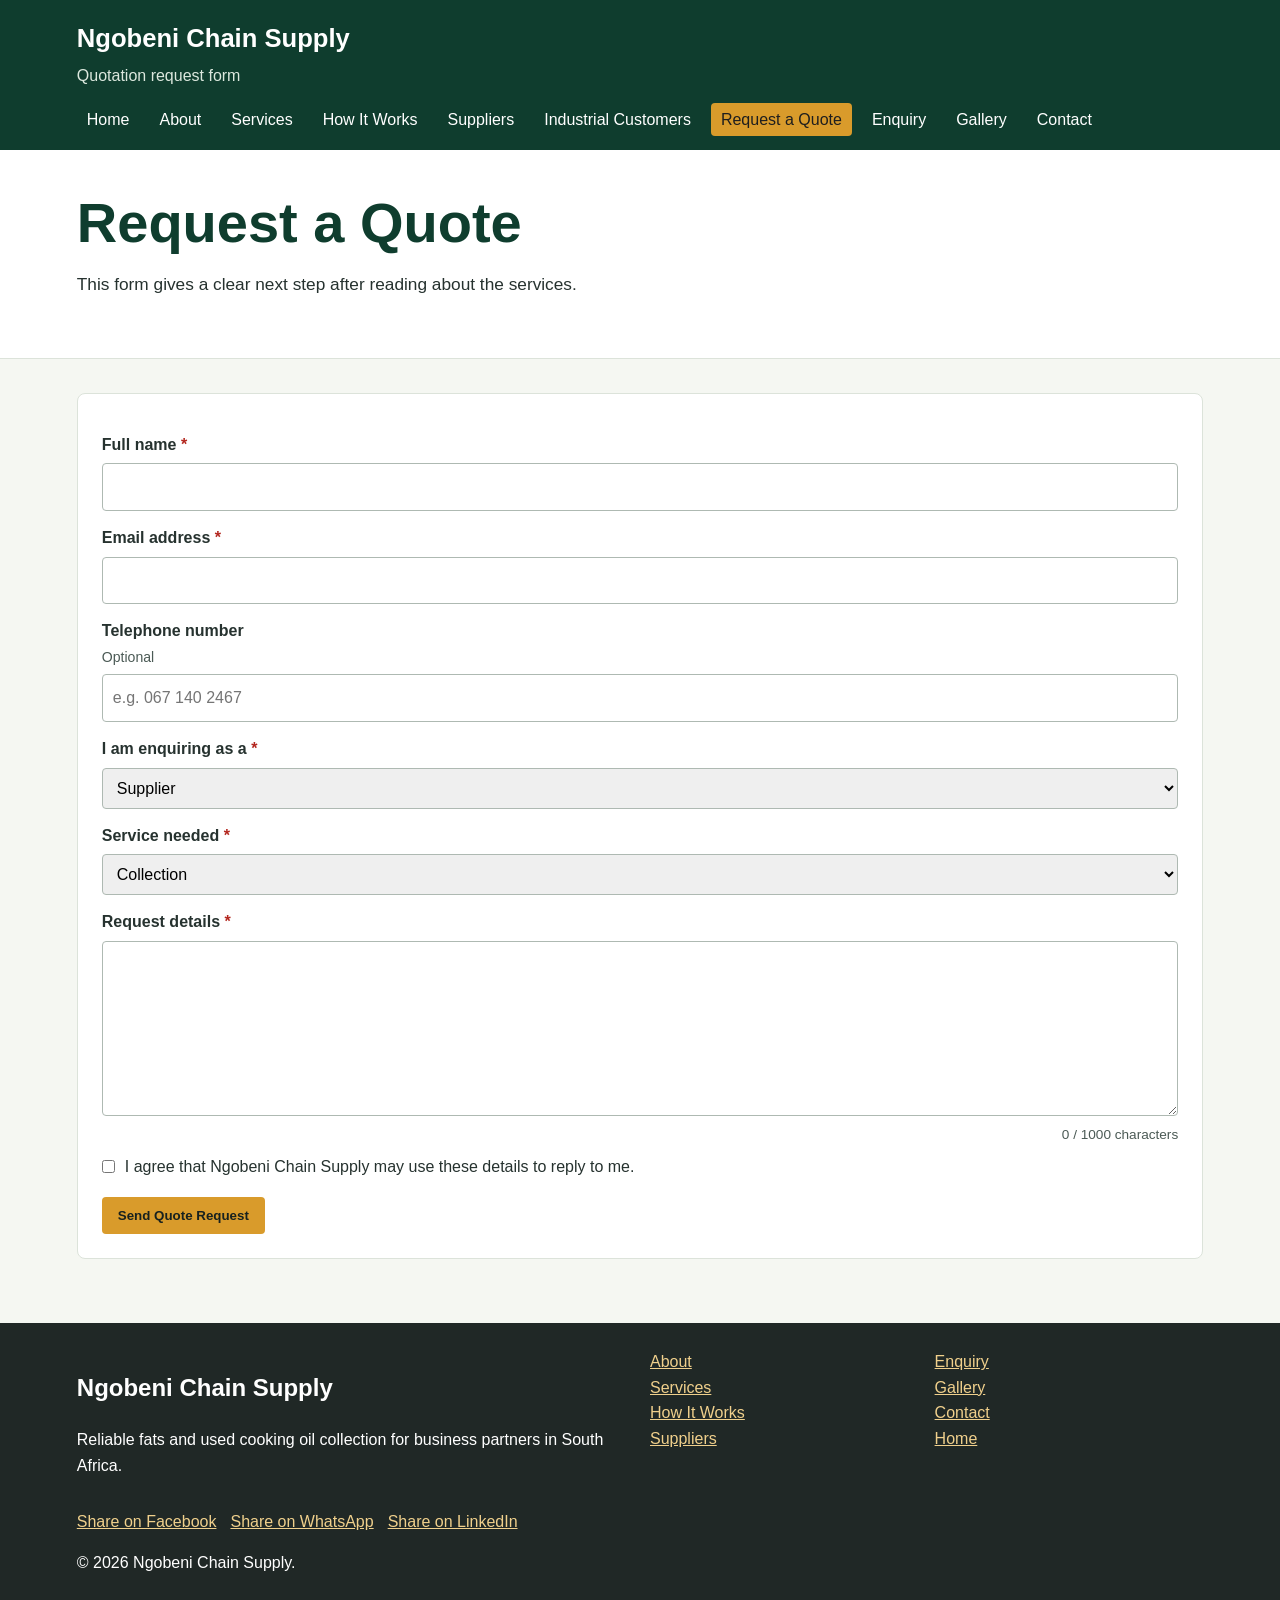
<file: pages/quote.html>
<!DOCTYPE html>
<html lang="en">
<head>
  <meta charset="UTF-8">
  <meta name="viewport" content="width=device-width, initial-scale=1.0">
  <title>Request a Quote | Oil and Fat Collection &amp; Transport - Ngobeni Chain Supply</title>
  <meta name="description" content="Request a quotation for used cooking oil or animal fat collection, transportation or industrial supply from Ngobeni Chain Supply.">
  <meta name="keywords" content="oil collection quote, fat transport quotation, request a quote, industrial supply quote, South Africa">
  <meta name="author" content="Ngobeni Chain Supply">
  <meta name="robots" content="index, follow">
  <meta name="theme-color" content="#0f3d2e">
  <meta property="og:type" content="website">
  <meta property="og:site_name" content="Ngobeni Chain Supply">
  <meta property="og:title" content="Request a Quote | Oil and Fat Collection &amp; Transport - Ngobeni Chain Supply">
  <meta property="og:description" content="Request a quotation for used cooking oil or animal fat collection, transportation or industrial supply from Ngobeni Chain Supply.">
  <meta property="og:locale" content="en_ZA">
  <meta name="referrer" content="strict-origin-when-cross-origin">
  <link rel="icon" type="image/svg+xml" href="../assets/images/favicon.svg">
  <link rel="stylesheet" href="../assets/css/styles.css">
  <script src="../assets/js/main.js" defer></script>
  <script src="../assets/js/forms.js" defer></script>
</head>
<body>
  <a class="skip-link" href="#main">Skip to main content</a>
  <header class="site-header">
    <div class="brand"><div><h1>Ngobeni Chain Supply</h1><p class="tagline">Quotation request form</p></div></div>
   
    <nav aria-label="Main navigation"><ul class="nav-list"><li><a href="../index.html">Home</a></li><li><a href="about.html">About</a></li><li><a href="services.html">Services</a>
    </li><li><a href="how-it-works.html">How It Works</a></li><li><a href="suppliers.html">Suppliers</a></li><li><a href="industrial-customers.html">Industrial Customers</a></li><li><a class="active" href="quote.html">Request a Quote</a>
    </li><li><a href="enquiry.html">Enquiry</a></li><li><a href="gallery.html">Gallery</a></li><li><a href="contact.html">Contact</a></li></ul></nav>
  
  </header>
  <main id="main">
    <section class="page-title"><h2>Request a Quote</h2><p>This form gives a clear next step after reading about the services.</p></section>
    <section class="content">
      <form class="form" action="mailto:info@ngobenichainsupply.co.za" method="post" enctype="text/plain" data-form="email" data-subject="Quote request" data-heading="Your quote request is ready to send" novalidate>
        <label for="name">Full name <span class="required-mark" aria-hidden="true">*</span></label>
        <input id="name" name="name" type="text" required aria-describedby="name-error" minlength="2" maxlength="80" autocomplete="name">
        <span class="field-error" id="name-error" aria-live="polite"></span>
        <label for="email">Email address <span class="required-mark" aria-hidden="true">*</span></label>
        <input id="email" name="email" type="email" required aria-describedby="email-error" maxlength="120" autocomplete="email">
        <span class="field-error" id="email-error" aria-live="polite"></span>
        <label for="phone">Telephone number<span class="hint" id="phone-hint">Optional</span></label>
        <input id="phone" name="phone" type="tel" aria-describedby="phone-error phone-hint" inputmode="tel" autocomplete="tel" placeholder="e.g. 067 140 2467">
        <span class="field-error" id="phone-error" aria-live="polite"></span>
        <label for="business-type">I am enquiring as a <span class="required-mark" aria-hidden="true">*</span></label>
        <select id="business-type" name="business-type" required aria-describedby="business-type-error"><option value="Supplier">Supplier</option><option value="Industrial customer">Industrial customer</option><option value="Other business partner">Other business partner</option></select>
        <span class="field-error" id="business-type-error" aria-live="polite"></span>
        <label for="service">Service needed <span class="required-mark" aria-hidden="true">*</span></label>
        <select id="service" name="service" required aria-describedby="service-error"><option value="Collection">Collection</option><option value="Transportation">Transportation</option><option value="Industrial supply enquiry">Industrial supply enquiry</option><option value="General quote">General quote</option></select>
        <span class="field-error" id="service-error" aria-live="polite"></span>
        <label for="message">Request details <span class="required-mark" aria-hidden="true">*</span></label>
        <textarea id="message" name="message" rows="6" required aria-describedby="message-error" minlength="10" maxlength="1000"></textarea>
        <span class="field-error" id="message-error" aria-live="polite"></span>
        <span class="char-count" id="message-count" aria-hidden="true">0 / 1000 characters</span>
        <label class="choice" for="quote-consent"><input id="quote-consent" name="quote-consent" type="checkbox" required aria-describedby="quote-consent-error"> I agree that Ngobeni Chain Supply may use these details to reply to me.</label>
        <span class="field-error" id="quote-consent-error" aria-live="polite"></span>
        <button class="button" type="submit">Send Quote Request</button>
        <div class="form-status" hidden aria-live="polite"></div>
      </form>
    </section>
  </main>
<footer class="site-footer">
    <div class="footer-grid">
      <div>
        <h2>Ngobeni Chain Supply</h2>
        <p>Reliable fats and used cooking oil collection for business partners in South Africa.</p>
      </div>
      <ul class="footer-links"><li><a href="about.html">About</a></li><li><a href="services.html">Services</a></li><li><a href="how-it-works.html">How It Works</a></li><li><a href="suppliers.html">Suppliers</a></li><li><a href="enquiry.html">Enquiry</a></li><li><a href="gallery.html">Gallery</a></li><li><a href="contact.html">Contact</a></li><li><a href="../index.html">Home</a></li></ul>
    </div>
    <p>&copy; 2026 Ngobeni Chain Supply.</p>
  </footer>
</body>
</html>
</file>
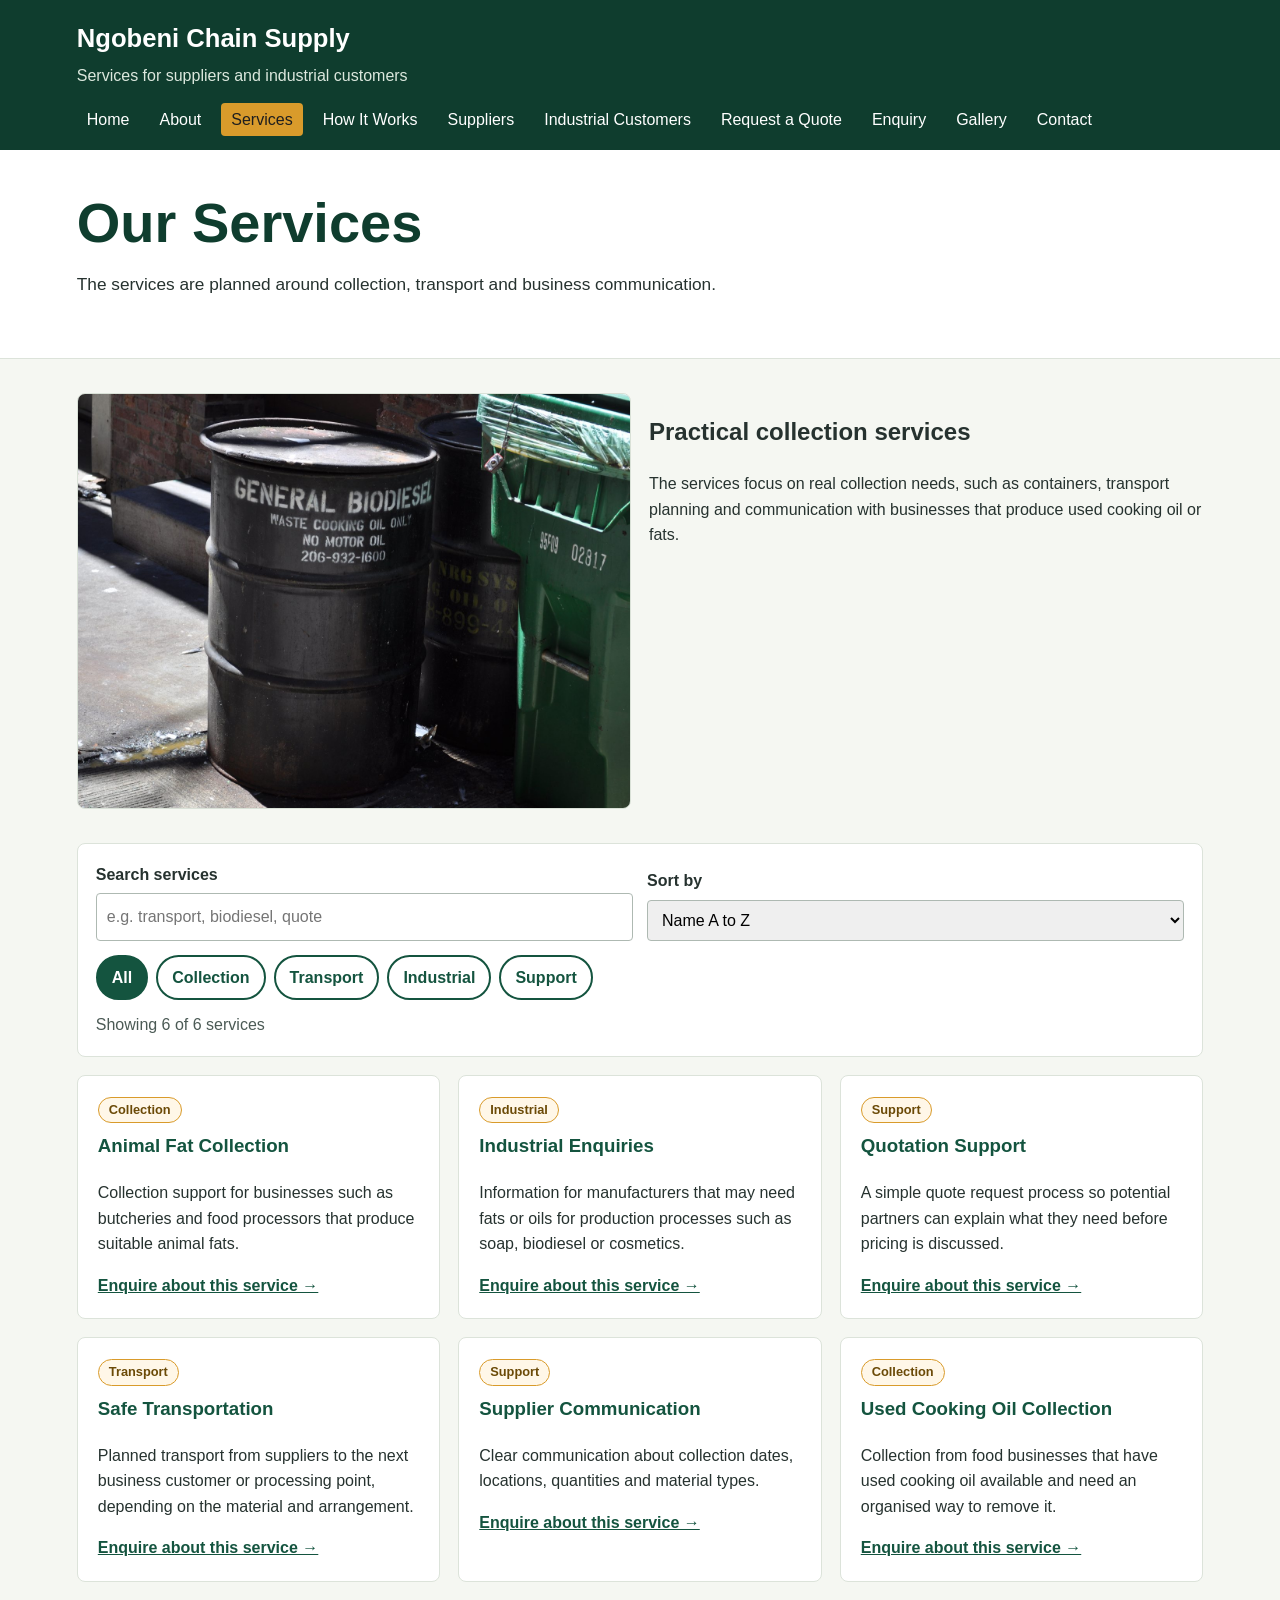
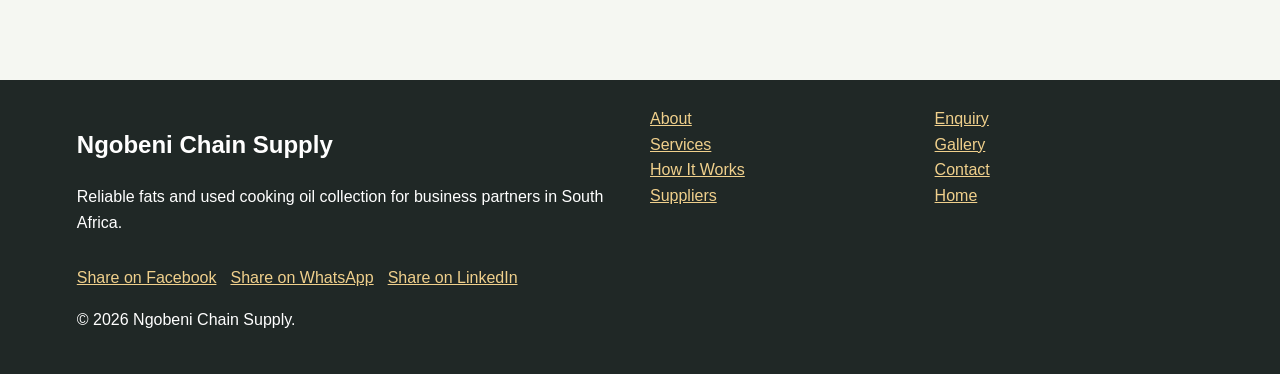
<file: pages/services.html>
<!DOCTYPE html>
<html lang="en">
<head>
  <meta charset="UTF-8">
  <meta name="viewport" content="width=device-width, initial-scale=1.0">
  <title>Our Services | Used Oil Collection, Fat Collection &amp; Transport - Ngobeni Chain Supply</title>
  <meta name="description" content="Search our services: used cooking oil collection, animal fat collection, safe transportation, supplier communication, industrial enquiries and quotation support.">
  <meta name="keywords" content="used cooking oil collection service, animal fat collection, oil transport, industrial fat supply, quotation, South Africa">
  <meta name="author" content="Ngobeni Chain Supply">
  <meta name="robots" content="index, follow">
  <meta name="theme-color" content="#0f3d2e">
  <meta property="og:type" content="website">
  <meta property="og:site_name" content="Ngobeni Chain Supply">
  <meta property="og:title" content="Our Services | Used Oil Collection, Fat Collection &amp; Transport - Ngobeni Chain Supply">
  <meta property="og:description" content="Search our services: used cooking oil collection, animal fat collection, safe transportation, supplier communication, industrial enquiries and quotation support.">
  <meta property="og:locale" content="en_ZA">
  <meta name="referrer" content="strict-origin-when-cross-origin">
  <link rel="icon" type="image/svg+xml" href="../assets/images/favicon.svg">
  <link rel="stylesheet" href="../assets/css/styles.css">
  <script src="../assets/js/main.js" defer></script>
</head>
<body>
  <a class="skip-link" href="#main">Skip to main content</a>
  <header class="site-header">
    <div class="brand"><div><h1>Ngobeni Chain Supply</h1><p class="tagline">Services for suppliers and industrial customers</p></div></div>
    <nav aria-label="Main navigation">
      <ul class="nav-list">
        <li><a href="../index.html">Home</a></li><li><a href="about.html">About</a></li><li><a class="active" href="services.html">Services</a></li><li><a href="how-it-works.html">How It Works</a></li><li><a href="suppliers.html">Suppliers</a></li><li><a href="industrial-customers.html">Industrial Customers</a></li><li><a href="quote.html">Request a Quote</a></li><li><a href="enquiry.html">Enquiry</a></li><li><a href="gallery.html">Gallery</a></li><li><a href="contact.html">Contact</a></li>
      </ul>
    </nav>
  </header>
  <main id="main">
    <section class="page-title">
      <h2>Our Services</h2>
      <p>The services are planned around collection, transport and business communication.</p>
    </section>
    <section class="content">
      <div class="section grid two">
        <img loading="lazy" decoding="async" class="feature-image" src="../assets/images/biodiesel-oil-collection-can.jpg" alt="Used cooking oil collection can for biodiesel">
        <div>
          <h2>Practical collection services</h2>
          <p>The services focus on real collection needs, such as containers, transport planning and communication with businesses that produce used cooking oil or fats.</p>
        </div>
      </div>
      <div class="service-tools" id="service-tools" hidden>
        <div class="tool-row">
          <div class="field">
            <label for="service-search">Search services</label>
            <input id="service-search" type="search" placeholder="e.g. transport, biodiesel, quote" autocomplete="off">
          </div>
          <div class="field">
            <label for="service-sort">Sort by</label>
            <select id="service-sort"><option value="az">Name A to Z</option><option value="za">Name Z to A</option></select>
          </div>
        </div>
        <div class="chip-row" role="group" aria-label="Filter services by category">
          <button type="button" class="chip" data-filter="all" aria-pressed="true">All</button>
          <button type="button" class="chip" data-filter="collection" aria-pressed="false">Collection</button>
          <button type="button" class="chip" data-filter="transport" aria-pressed="false">Transport</button>
          <button type="button" class="chip" data-filter="industrial" aria-pressed="false">Industrial</button>
          <button type="button" class="chip" data-filter="support" aria-pressed="false">Support</button>
        </div>
        <p class="result-count" id="service-count" aria-live="polite"></p>
      </div>
      <div class="grid section" id="service-grid">
        <article class="card"><h3>Used Cooking Oil Collection</h3><p>Collection from food businesses that have used cooking oil available and need an organised way to remove it.</p></article>
        <article class="card"><h3>Animal Fat Collection</h3><p>Collection support for businesses such as butcheries and food processors that produce suitable animal fats.</p></article>
        <article class="card"><h3>Safe Transportation</h3><p>Planned transport from suppliers to the next business customer or processing point, depending on the material and arrangement.</p></article>
        <article class="card"><h3>Supplier Communication</h3><p>Clear communication about collection dates, locations, quantities and material types.</p></article>
        <article class="card"><h3>Industrial Enquiries</h3><p>Information for manufacturers that may need fats or oils for production processes such as soap, biodiesel or cosmetics.</p></article>
        <article class="card"><h3>Quotation Support</h3><p>A simple quote request process so potential partners can explain what they need before pricing is discussed.</p></article>
      </div>
    </section>
  </main>
<footer class="site-footer">
    <div class="footer-grid">
      <div>
        <h2>Ngobeni Chain Supply</h2>
        <p>Reliable fats and used cooking oil collection for business partners in South Africa.</p>
      </div>
      <ul class="footer-links"><li><a href="about.html">About</a></li><li><a href="services.html">Services</a></li><li><a href="how-it-works.html">How It Works</a></li><li><a href="suppliers.html">Suppliers</a></li><li><a href="enquiry.html">Enquiry</a></li><li><a href="gallery.html">Gallery</a></li><li><a href="contact.html">Contact</a></li><li><a href="../index.html">Home</a></li></ul>
    </div>
    <p>&copy; 2026 Ngobeni Chain Supply.</p>
  </footer>
</body>
</html>
</file>
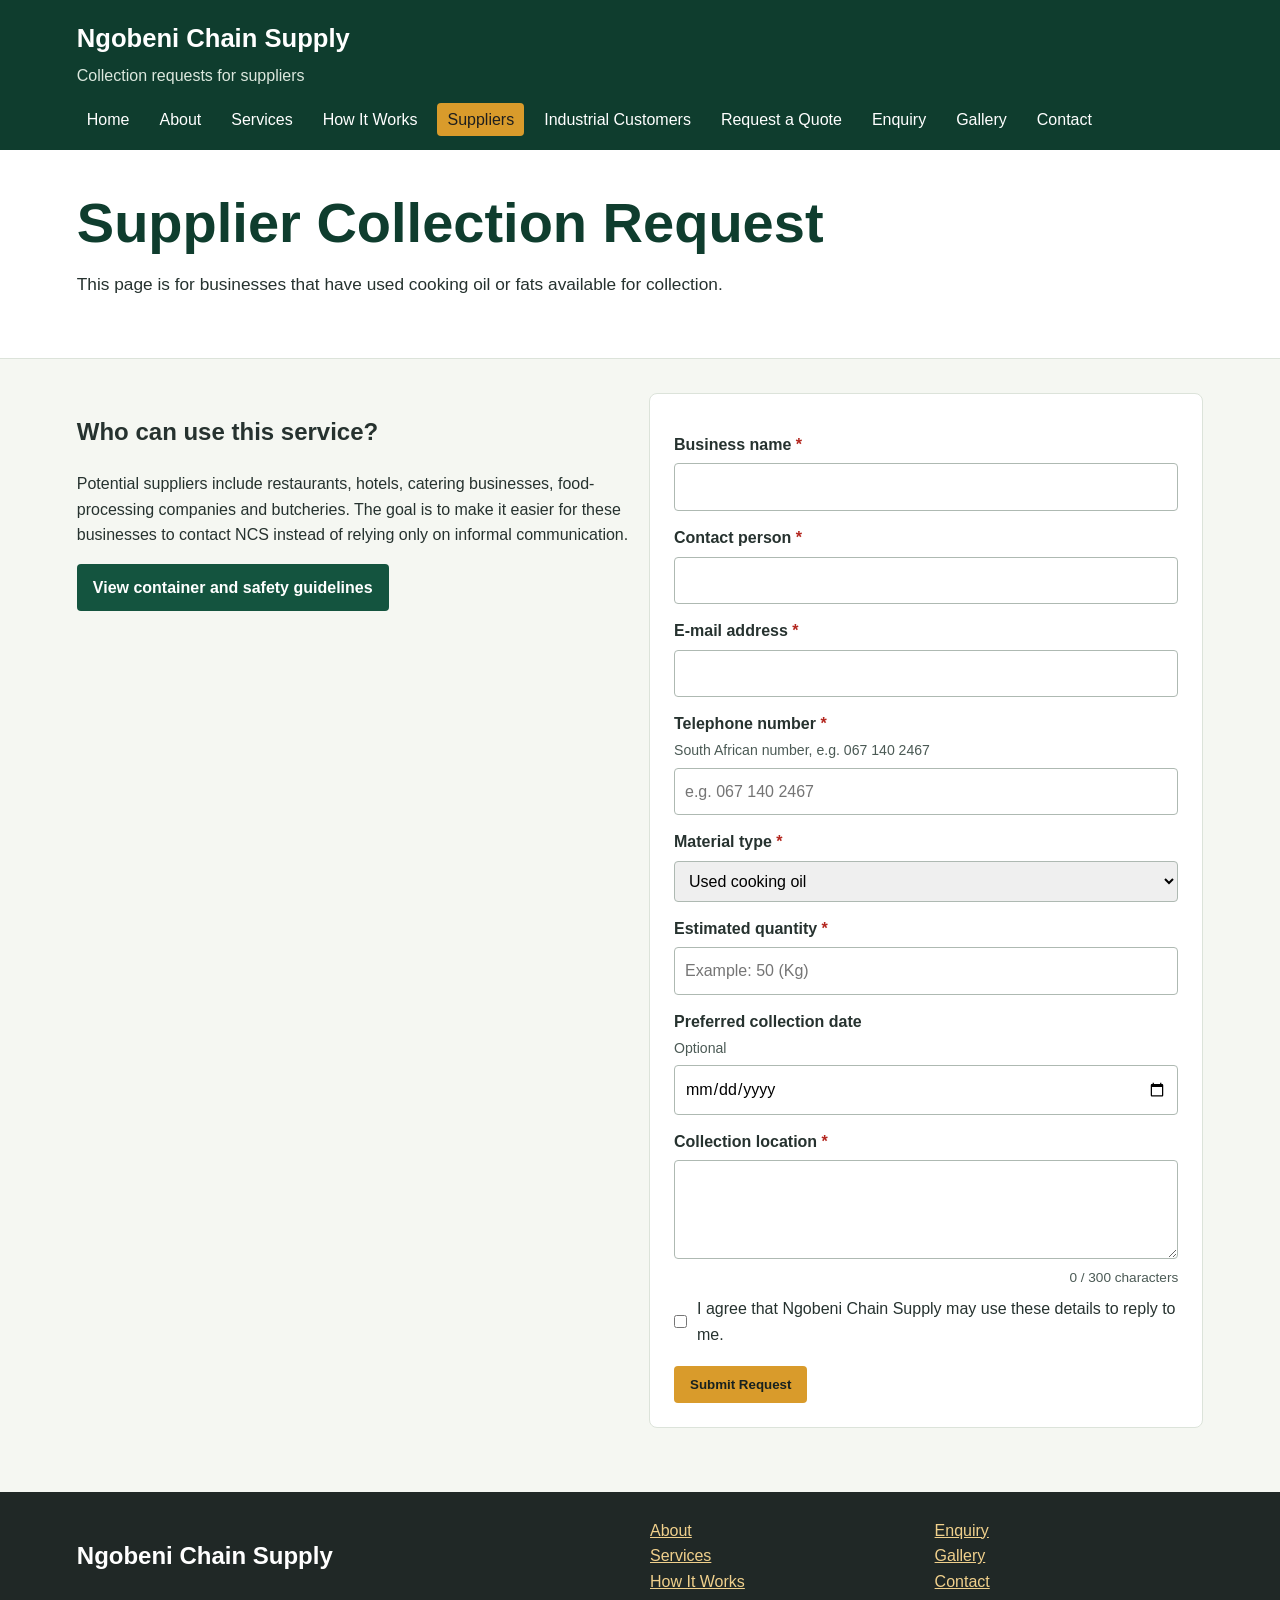
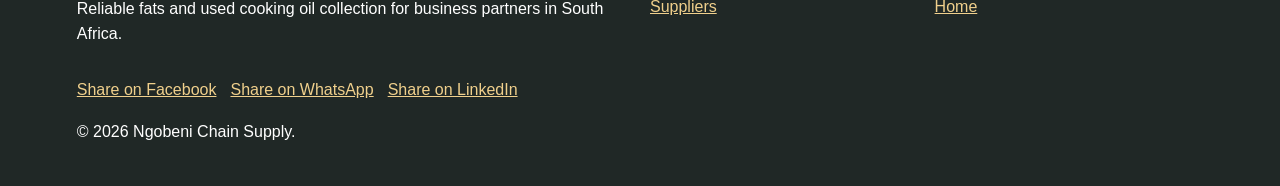
<file: pages/suppliers.html>
<!DOCTYPE html>
<html lang="en">
<head>
  <meta charset="UTF-8">
  <meta name="viewport" content="width=device-width, initial-scale=1.0">
  <title>Supplier Collection Request | Restaurants, Hotels &amp; Butcheries - Ngobeni Chain Supply</title>
  <meta name="description" content="Restaurants, hotels, caterers and butcheries can request collection of used cooking oil or animal fats from Ngobeni Chain Supply using this simple supplier form.">
  <meta name="keywords" content="request used oil collection, restaurant oil collection, butchery fat collection, hotel cooking oil recycling, supplier form">
  <meta name="author" content="Ngobeni Chain Supply">
  <meta name="robots" content="index, follow">
  <meta name="theme-color" content="#0f3d2e">
  <meta property="og:type" content="website">
  <meta property="og:site_name" content="Ngobeni Chain Supply">
  <meta property="og:title" content="Supplier Collection Request | Restaurants, Hotels &amp; Butcheries - Ngobeni Chain Supply">
  <meta property="og:description" content="Restaurants, hotels, caterers and butcheries can request collection of used cooking oil or animal fats from Ngobeni Chain Supply using this simple supplier form.">
  <meta property="og:locale" content="en_ZA">
  <meta name="referrer" content="strict-origin-when-cross-origin">
  <link rel="icon" type="image/svg+xml" href="../assets/images/favicon.svg">
  <link rel="stylesheet" href="../assets/css/styles.css">
  <script src="../assets/js/main.js" defer></script>
  <script src="../assets/js/forms.js" defer></script>
</head>
<body>
  <a class="skip-link" href="#main">Skip to main content</a>
  <header class="site-header">
    <div class="brand"><div><h1>Ngobeni Chain Supply</h1><p class="tagline">Collection requests for suppliers</p></div></div>
    <nav aria-label="Main navigation"><ul class="nav-list"><li><a href="../index.html">Home</a></li><li><a href="about.html">About</a></li><li><a href="services.html">Services</a></li><li><a href="how-it-works.html">How It Works</a></li><li><a class="active" href="suppliers.html">Suppliers</a></li><li><a href="industrial-customers.html">Industrial Customers</a></li><li><a href="quote.html">Request a Quote</a></li><li><a href="enquiry.html">Enquiry</a></li><li><a href="gallery.html">Gallery</a></li><li><a href="contact.html">Contact</a></li></ul></nav>
  </header>
  <main id="main">
    <section class="page-title"><h2>Supplier Collection Request</h2><p>This page is for businesses that have used cooking oil or fats available for collection.</p></section>
    <section class="content grid two">
      <div>
        <h2>Who can use this service?</h2>
        <p>Potential suppliers include restaurants, hotels, catering businesses, food-processing companies and butcheries. The goal is to make it easier for these businesses to contact NCS instead of relying only on informal communication.</p>
      <div class="section">
        <button type="button" class="button secondary" data-modal-open="safety-modal" style="border:0;cursor:pointer;font:inherit;font-weight:bold">View container and safety guidelines</button>
      </div>
      <dialog class="modal" id="safety-modal" aria-labelledby="safety-modal-title">
        <div class="modal-head">
          <h2 id="safety-modal-title">Container and safety guidelines</h2>
          <button type="button" class="modal-close" data-modal-close aria-label="Close dialog">&times;</button>
        </div>
        <div class="modal-body">
          <p>To make collection safe and quick, please prepare your material like this:</p>
          <ul>
            <li>Let used cooking oil cool completely before pouring it into a container.</li>
            <li>Use sealed, leak-proof containers and keep different materials separate.</li>
            <li>Keep the containers in a clean, easy-to-reach place for the collection team.</li>
            <li>Do not mix oil with water, chemicals or food waste.</li>
            <li>Label each container with the material type and approximate quantity.</li>
          </ul>
        </div>
        <div class="modal-foot"><button type="button" class="button" data-modal-close style="border:0;cursor:pointer;font:inherit;font-weight:bold">Got it</button></div>
      </dialog>
      </div>
      <form class="form" action="mailto:info@ngobenichainsupply.co.za" method="post" enctype="text/plain" data-form="email" data-subject="Supplier collection request" data-heading="Your collection request is ready to send" novalidate>
        <!-- This form shows the fields that would be needed in the final website. -->
        <label for="business">Business name <span class="required-mark" aria-hidden="true">*</span></label>
        <input id="business" name="business" type="text" required aria-describedby="business-error" minlength="2" maxlength="100" autocomplete="organization">
        <span class="field-error" id="business-error" aria-live="polite"></span>
        <label for="person">Contact person <span class="required-mark" aria-hidden="true">*</span></label>
        <input id="person" name="person" type="text" required aria-describedby="person-error" minlength="2" maxlength="80" autocomplete="name">
        <span class="field-error" id="person-error" aria-live="polite"></span>
        <label for="email">E-mail address <span class="required-mark" aria-hidden="true">*</span></label>
        <input id="email" name="email" type="email" required aria-describedby="email-error" maxlength="120" autocomplete="email">
        <span class="field-error" id="email-error" aria-live="polite"></span>
        <label for="phone">Telephone number <span class="required-mark" aria-hidden="true">*</span><span class="hint" id="phone-hint">South African number, e.g. 067 140 2467</span></label>
        <input id="phone" name="phone" type="tel" required aria-describedby="phone-error phone-hint" inputmode="tel" autocomplete="tel" placeholder="e.g. 067 140 2467">
        <span class="field-error" id="phone-error" aria-live="polite"></span>
        <label for="material">Material type <span class="required-mark" aria-hidden="true">*</span></label>
        <select id="material" name="material" required aria-describedby="material-error"><option value="Used cooking oil">Used cooking oil</option><option value="Animal fats">Animal fats</option><option value="Both">Both</option><option value="Dirty Fat">Dirty Fat</option><option value="Body Fat">Body Fat</option><option value="Clean Fat">Clean Fat</option></select>
        <span class="field-error" id="material-error" aria-live="polite"></span>
        <label for="quantity">Estimated quantity <span class="required-mark" aria-hidden="true">*</span></label>
        <input id="quantity" name="quantity" type="text" required aria-describedby="quantity-error" maxlength="30" placeholder="Example: 50 (Kg)" data-pattern="^\d+([.,]\d+)?\s*([kK][gG]|[lL])?(\s*\(.*\))?$" data-pattern-message="Enter a quantity such as 50, 50 kg or 50 (Kg).">
        <span class="field-error" id="quantity-error" aria-live="polite"></span>
        <label for="collection-date">Preferred collection date<span class="hint" id="collection-date-hint">Optional</span></label>
        <input id="collection-date" name="collection-date" type="date" aria-describedby="collection-date-error collection-date-hint" data-future-only data-max-days="180">
        <span class="field-error" id="collection-date-error" aria-live="polite"></span>
        <label for="location">Collection location <span class="required-mark" aria-hidden="true">*</span></label>
        <textarea id="location" name="location" rows="3" required aria-describedby="location-error" minlength="5" maxlength="300"></textarea>
        <span class="field-error" id="location-error" aria-live="polite"></span>
        <span class="char-count" id="location-count" aria-hidden="true">0 / 300 characters</span>
        <label class="choice" for="supplier-consent"><input id="supplier-consent" name="supplier-consent" type="checkbox" required aria-describedby="supplier-consent-error"> I agree that Ngobeni Chain Supply may use these details to reply to me.</label>
        <span class="field-error" id="supplier-consent-error" aria-live="polite"></span>
        <button class="button" type="submit">Submit Request</button>
        <div class="form-status" hidden aria-live="polite"></div>
      </form>
    </section>
  </main>
<footer class="site-footer">
    <div class="footer-grid">
      <div>
        <h2>Ngobeni Chain Supply</h2>
        <p>Reliable fats and used cooking oil collection for business partners in South Africa.</p>
      </div>
      <ul class="footer-links"><li><a href="about.html">About</a></li><li><a href="services.html">Services</a></li><li><a href="how-it-works.html">How It Works</a></li><li><a href="suppliers.html">Suppliers</a></li><li><a href="enquiry.html">Enquiry</a></li><li><a href="gallery.html">Gallery</a></li><li><a href="contact.html">Contact</a></li><li><a href="../index.html">Home</a></li></ul>
    </div>
    <p>&copy; 2026 Ngobeni Chain Supply.</p>
  </footer>
</body>
</html>
</file>
<file: assets/css/styles.css>
/* Ngobeni Chain Supply - Part 1 website styling */

* {
  box-sizing: border-box;
}

body {
  margin: 0;
  font-family: Arial, Helvetica, sans-serif;
  color: #26322f;
  background: #f5f7f2;
  line-height: 1.6;
}

img {
  max-width: 100%;
  display: block;
}

a {
  color: #14543f;
}

.site-header {
  background: #0f3d2e;
  color: white;
  padding: 18px 6%;
}

.brand {
  display: flex;
  align-items: center;
  justify-content: space-between;
  gap: 20px;
  flex-wrap: wrap;
}

.brand h1 {
  margin: 0;
  font-size: 1.6rem;
}

.tagline {
  margin: 4px 0 0;
  color: #dce8de;
}

.nav-list {
  list-style: none;
  display: flex;
  flex-wrap: wrap;
  gap: 10px;
  padding: 0;
  margin: 18px 0 0;
}

.nav-list a {
  color: white;
  text-decoration: none;
  padding: 8px 10px;
  border-radius: 4px;
}

.nav-list a:hover,
.nav-list a.active {
  background: #d99b2b;
  color: #1e1e1e;
}

.hero {
  display: grid;
  grid-template-columns: 1.1fr 0.9fr;
  gap: 32px;
  align-items: center;
  padding: 54px 6%;
  background: white;
}

.hero h2,
.page-title h2 {
  font-size: clamp(2rem, 5vw, 3.5rem);
  line-height: 1.1;
  margin: 0 0 16px;
  color: #0f3d2e;
}

.hero p,
.page-title p {
  font-size: 1.08rem;
  max-width: 720px;
}

.hero img,
.feature-image {
  width: 100%;
  aspect-ratio: 4 / 3;
  object-fit: cover;
  border-radius: 8px;
  border: 1px solid #d9e1d7;
  background: #eef4ed;
}

.button-row {
  display: flex;
  gap: 12px;
  flex-wrap: wrap;
  margin-top: 22px;
}

.button {
  display: inline-block;
  background: #d99b2b;
  color: #17211f;
  padding: 11px 16px;
  border-radius: 4px;
  text-decoration: none;
  font-weight: bold;
}

.button.secondary {
  background: #14543f;
  color: white;
}

.page-title {
  padding: 42px 6%;
  background: white;
  border-bottom: 1px solid #dce3da;
}

.content {
  padding: 34px 6%;
}

.section {
  margin-bottom: 34px;
}

.grid {
  display: grid;
  grid-template-columns: repeat(3, 1fr);
  gap: 18px;
}

.grid.two {
  grid-template-columns: repeat(2, 1fr);
}

.card {
  background: white;
  padding: 20px;
  border: 1px solid #dce3da;
  border-radius: 8px;
}

.card h3 {
  margin-top: 0;
  color: #14543f;
}

.steps {
  counter-reset: process;
  display: grid;
  gap: 16px;
}

.step {
  background: white;
  border-left: 6px solid #d99b2b;
  padding: 18px;
  border-radius: 6px;
}

.step h3 {
  margin: 0 0 8px;
}

.form {
  background: white;
  padding: 24px;
  border: 1px solid #dce3da;
  border-radius: 8px;
}

.form label {
  display: block;
  margin-top: 14px;
  font-weight: bold;
}

.form input,
.form select,
.form textarea {
  width: 100%;
  padding: 10px;
  margin-top: 6px;
  border: 1px solid #aeb9b2;
  border-radius: 4px;
  font: inherit;
}

.form button {
  margin-top: 18px;
  border: 0;
  cursor: pointer;
}

.note {
  background: #fff7e8;
  border-left: 5px solid #d99b2b;
  padding: 16px;
  border-radius: 4px;
}

.gallery-grid {
  display: grid;
  grid-template-columns: repeat(3, 1fr);
  gap: 18px;
}

.gallery-grid figure {
  margin: 0;
  background: white;
  border: 1px solid #dce3da;
  border-radius: 8px;
  overflow: hidden;
}

.gallery-grid img {
  width: 100%;
  aspect-ratio: 4 / 3;
  object-fit: cover;
}

.gallery-grid figcaption {
  padding: 12px;
  font-weight: bold;
  color: #14543f;
}

.site-footer {
  background: #202826;
  color: white;
  padding: 26px 6%;
  margin-top: 30px;
}

.footer-grid {
  display: grid;
  grid-template-columns: 1fr 1fr;
  gap: 20px;
}

.footer-links {
  list-style: none;
  margin: 0;
  padding: 0;
  columns: 2;
}

.footer-links a {
  color: #f0d08c;
}

@media (max-width: 800px) {
  .hero,
  .grid,
  .grid.two,
  .gallery-grid,
  .footer-grid {
    grid-template-columns: 1fr;
  }

  .nav-list {
    display: block;
  }

  .nav-list li {
    margin: 6px 0;
  }
}

/* =====================================================================
   PART 3 ADDITIONS
   Everything above this line is the original Part 1/2 stylesheet and has
   not been changed. The rules below only add new components and improve
   the responsive behaviour requested in the Part 2 feedback.
   ===================================================================== */

/* ---------- Accessibility helpers ---------- */
.skip-link {
  position: absolute;
  left: -999px;
  top: 8px;
  background: #d99b2b;
  color: #17211f;
  padding: 10px 14px;
  border-radius: 4px;
  font-weight: bold;
  z-index: 3000;
}
.skip-link:focus { left: 8px; }

a:focus-visible,
button:focus-visible,
input:focus-visible,
select:focus-visible,
textarea:focus-visible,
summary:focus-visible,
[tabindex]:focus-visible {
  outline: 3px solid #d99b2b;
  outline-offset: 2px;
}

.visually-hidden {
  position: absolute !important;
  width: 1px; height: 1px;
  overflow: hidden;
  clip: rect(0 0 0 0);
  white-space: nowrap;
}

.no-scroll { overflow: hidden; }

/* ---------- Animations and transitions ---------- */
.card,
.button,
.gallery-grid figure,
.nav-list a {
  transition: transform 0.25s ease, box-shadow 0.25s ease, background-color 0.25s ease, color 0.25s ease;
}
.card:hover,
.gallery-grid figure:hover {
  transform: translateY(-4px);
  box-shadow: 0 10px 22px rgba(15, 61, 46, 0.14);
}
.button:hover { transform: translateY(-2px); box-shadow: 0 6px 14px rgba(0, 0, 0, 0.18); }
.button:active { transform: translateY(0); }

.reveal { opacity: 0; transform: translateY(22px); transition: opacity 0.6s ease, transform 0.6s ease; }
.reveal.is-visible { opacity: 1; transform: none; }

@media (prefers-reduced-motion: reduce) {
  *, *::before, *::after { animation: none !important; transition: none !important; scroll-behavior: auto !important; }
  .reveal { opacity: 1; transform: none; }
}

/* ---------- Mobile navigation (hamburger) ---------- */
.nav-toggle {
  display: none;
  align-items: center;
  gap: 10px;
  margin-top: 14px;
  background: transparent;
  color: white;
  border: 2px solid #d99b2b;
  border-radius: 4px;
  padding: 9px 14px;
  font: inherit;
  font-weight: bold;
  cursor: pointer;
}
.nav-toggle:hover,
.nav-toggle[aria-expanded="true"] { background: #d99b2b; color: #1e1e1e; }
.nav-toggle-bars,
.nav-toggle-bars::before,
.nav-toggle-bars::after {
  display: block;
  width: 20px;
  height: 2px;
  background: currentColor;
  border-radius: 2px;
  transition: transform 0.25s ease, opacity 0.25s ease;
}
.nav-toggle-bars { position: relative; }
.nav-toggle-bars::before,
.nav-toggle-bars::after { content: ""; position: absolute; left: 0; }
.nav-toggle-bars::before { top: -6px; }
.nav-toggle-bars::after { top: 6px; }
.nav-toggle.is-open .nav-toggle-bars { background: transparent; }
.nav-toggle.is-open .nav-toggle-bars::before { transform: translateY(6px) rotate(45deg); }
.nav-toggle.is-open .nav-toggle-bars::after { transform: translateY(-6px) rotate(-45deg); }

/* ---------- Back to top ---------- */
.back-to-top {
  position: fixed;
  right: 18px;
  bottom: 18px;
  width: 46px;
  height: 46px;
  border: 0;
  border-radius: 50%;
  background: #14543f;
  color: white;
  font-size: 1.4rem;
  cursor: pointer;
  opacity: 0;
  visibility: hidden;
  transform: translateY(12px);
  transition: opacity 0.3s ease, transform 0.3s ease, visibility 0.3s;
  z-index: 900;
  box-shadow: 0 4px 12px rgba(0, 0, 0, 0.3);
}
.back-to-top.is-shown { opacity: 1; visibility: visible; transform: none; }
.back-to-top:hover { background: #d99b2b; color: #1e1e1e; }

/* ---------- Accordion ---------- */
.accordion { display: grid; gap: 10px; }
.accordion-item { background: white; border: 1px solid #dce3da; border-radius: 8px; overflow: hidden; }
.accordion-item.is-open { border-color: #14543f; }
.accordion-trigger {
  width: 100%;
  display: flex;
  justify-content: space-between;
  align-items: center;
  gap: 12px;
  padding: 16px 18px;
  background: white;
  border: 0;
  font: inherit;
  font-weight: bold;
  color: #14543f;
  text-align: left;
  cursor: pointer;
}
.accordion-trigger:hover { background: #eef4ed; }
.accordion-trigger::after { content: "+"; font-size: 1.5rem; line-height: 1; transition: transform 0.25s ease; }
.accordion-trigger[aria-expanded="true"]::after { content: "\2212"; }
.accordion-panel { padding: 0 18px 16px; }
.accordion-panel p { margin: 0; }
.toolbar-row { display: flex; justify-content: space-between; align-items: center; gap: 12px; flex-wrap: wrap; margin-bottom: 14px; }
.toolbar-row h2 { margin: 0; }
.button.small { padding: 8px 12px; font-size: 0.92rem; border: 0; cursor: pointer; }

/* ---------- Tabs ---------- */
.tabs { background: white; border: 1px solid #dce3da; border-radius: 8px; overflow: hidden; }
.tab-list { display: flex; flex-wrap: wrap; background: #eef4ed; border-bottom: 1px solid #dce3da; }
.tab-list [role="tab"] {
  flex: 1 1 auto;
  padding: 14px 18px;
  border: 0;
  background: transparent;
  font: inherit;
  font-weight: bold;
  color: #14543f;
  cursor: pointer;
  border-bottom: 4px solid transparent;
}
.tab-list [role="tab"]:hover { background: #dfeadd; }
.tab-list [role="tab"][aria-selected="true"] { background: white; border-bottom-color: #d99b2b; }
.tab-panel { padding: 22px; }
.tab-panel h3 { margin-top: 0; color: #14543f; }
.tab-panel[hidden] { display: none; }

/* ---------- Modal dialog ---------- */
dialog.modal {
  max-width: 560px;
  width: calc(100% - 32px);
  border: 0;
  border-radius: 10px;
  padding: 0;
  box-shadow: 0 20px 50px rgba(0, 0, 0, 0.4);
}
dialog.modal::backdrop { background: rgba(15, 30, 25, 0.65); }
.modal-head { display: flex; justify-content: space-between; align-items: center; gap: 12px; background: #0f3d2e; color: white; padding: 14px 20px; }
.modal-head h2 { margin: 0; font-size: 1.2rem; }
.modal-close { background: transparent; color: white; border: 0; font-size: 1.8rem; line-height: 1; cursor: pointer; }
.modal-close:hover { color: #d99b2b; }
.modal-body { padding: 20px; }
.modal-body ul { padding-left: 20px; }
.modal-foot { padding: 0 20px 20px; }

/* ---------- Dynamic services tools ---------- */
.service-tools { background: white; border: 1px solid #dce3da; border-radius: 8px; padding: 18px; margin-bottom: 18px; }
.service-tools[hidden] { display: none; }
.tool-row { display: flex; gap: 14px; flex-wrap: wrap; align-items: end; }
.tool-row .field { flex: 1 1 220px; }
.tool-row label { display: block; font-weight: bold; margin-bottom: 6px; }
.tool-row input,
.tool-row select { width: 100%; padding: 10px; border: 1px solid #aeb9b2; border-radius: 4px; font: inherit; }
.chip-row { display: flex; gap: 8px; flex-wrap: wrap; margin-top: 14px; }
.chip { padding: 8px 14px; border: 2px solid #14543f; border-radius: 999px; background: white; color: #14543f; font: inherit; font-weight: bold; cursor: pointer; }
.chip:hover { background: #eef4ed; }
.chip[aria-pressed="true"] { background: #14543f; color: white; }
.result-count { margin: 12px 0 0; color: #4b5a55; }
.tag { display: inline-block; background: #fff7e8; border: 1px solid #d99b2b; color: #6b4a07; font-size: 0.8rem; font-weight: bold; padding: 2px 10px; border-radius: 999px; margin-bottom: 8px; }
.card-link { font-weight: bold; }
.no-results { grid-column: 1 / -1; }

/* ---------- Gallery lightbox ---------- */
.gallery-grid img { cursor: zoom-in; }
.lightbox {
  position: fixed;
  inset: 0;
  z-index: 2000;
  display: flex;
  align-items: center;
  justify-content: center;
  background: rgba(8, 18, 14, 0.92);
  padding: 20px;
  animation: lightbox-in 0.25s ease;
}
.lightbox[hidden] { display: none; }
@keyframes lightbox-in { from { opacity: 0; } to { opacity: 1; } }
.lightbox-figure { margin: 0; max-width: min(92vw, 1100px); text-align: center; }
.lightbox-image { max-width: 100%; max-height: 78vh; width: auto; margin: 0 auto; border-radius: 6px; background: #111; }
.lightbox-caption { color: white; margin-top: 12px; }
.lightbox-close,
.lightbox-nav { position: absolute; background: rgba(255, 255, 255, 0.14); color: white; border: 0; border-radius: 50%; width: 48px; height: 48px; font-size: 2rem; line-height: 1; cursor: pointer; }
.lightbox-close { top: 16px; right: 16px; }
.lightbox-prev { left: 16px; top: 50%; transform: translateY(-50%); }
.lightbox-next { right: 16px; top: 50%; transform: translateY(-50%); }
.lightbox-close:hover,
.lightbox-nav:hover { background: #d99b2b; color: #1e1e1e; }

/* ---------- Map ---------- */
.map-wrap { margin-top: 24px; }
#map { height: 380px; border-radius: 8px; border: 1px solid #dce3da; background: #eef4ed; z-index: 1; }
.map-fallback { padding: 24px; margin: 0; }

/* ---------- Forms: validation, feedback and results ---------- */
.form .hint { display: block; font-weight: normal; font-size: 0.88rem; color: #4b5a55; margin-top: 2px; }
.form .required-mark { color: #b3261e; }
.form fieldset { border: 1px solid #dce3da; border-radius: 6px; margin: 16px 0 0; padding: 8px 14px 12px; }
.form legend { font-weight: bold; padding: 0 6px; }
.form .choice { display: flex; align-items: center; gap: 10px; margin: 8px 0 0; font-weight: normal; }
.form .choice input { width: auto; margin: 0; }
.form .field-error { display: none; margin: 6px 0 0; color: #b3261e; font-size: 0.92rem; font-weight: bold; }
.form .is-invalid + .field-error,
.form fieldset.is-invalid .field-error { display: block; }
.form input.is-invalid,
.form select.is-invalid,
.form textarea.is-invalid { border-color: #b3261e; background: #fff4f3; }
.form input.is-valid,
.form select.is-valid,
.form textarea.is-valid { border-color: #2e7d32; }
.form input:focus,
.form select:focus,
.form textarea:focus { border-color: #14543f; }
.form button[disabled] { opacity: 0.65; cursor: wait; }
.char-count { display: block; text-align: right; font-size: 0.85rem; color: #4b5a55; }
.form-status { margin-top: 18px; padding: 16px; border-radius: 6px; border-left: 6px solid #14543f; background: #eef4ed; }
.form-status[hidden] { display: none; }
.form-status.is-error { border-left-color: #b3261e; background: #fff4f3; }
.form-status h3 { margin: 0 0 8px; color: #14543f; }
.form-status.is-error h3 { color: #b3261e; }
.result-table { width: 100%; border-collapse: collapse; margin: 10px 0; }
.result-table th,
.result-table td { text-align: left; padding: 8px 10px; border-bottom: 1px solid #dce3da; }
.result-table th { width: 40%; color: #14543f; }
.email-preview { white-space: pre-wrap; background: white; border: 1px dashed #aeb9b2; border-radius: 4px; padding: 12px; font-family: "Courier New", monospace; font-size: 0.92rem; overflow-wrap: anywhere; }
.button-row .button { border: 0; cursor: pointer; font: inherit; font-weight: bold; }

/* ---------- Footer additions ---------- */
.share-row { display: flex; gap: 14px; flex-wrap: wrap; margin: 14px 0 0; padding: 0; list-style: none; }
.share-row a { color: #f0d08c; }
.footer-links a:hover,
.share-row a:hover { color: white; }

/* =====================================================================
   RESPONSIVE BREAKPOINTS (Part 2 feedback: media queries, layout,
   typography, navigation and images)
   Large desktop  : 1200px and above (base styles)
   Small desktop  : max-width 1100px
   Tablet         : max-width 900px
   Large mobile   : max-width 800px (original rule kept above)
   Mobile         : max-width 600px
   Small mobile   : max-width 400px
   ===================================================================== */
@media (min-width: 1400px) {
  .site-header,
  .hero,
  .page-title,
  .content,
  .site-footer { padding-left: max(6%, calc((100% - 1260px) / 2)); padding-right: max(6%, calc((100% - 1260px) / 2)); }
}

@media (max-width: 1100px) {
  .grid { grid-template-columns: repeat(2, 1fr); }
  .gallery-grid { grid-template-columns: repeat(2, 1fr); }
  .nav-list { gap: 6px; }
  .nav-list a { padding: 8px 8px; font-size: 0.95rem; }
}

@media (max-width: 900px) {
  .hero h2,
  .page-title h2 { font-size: clamp(1.9rem, 5.5vw, 2.6rem); }
  .hero p,
  .page-title p { font-size: 1.05rem; }
  .hero { padding: 36px 6%; }
  .hero img { max-height: 340px; }
  .brand { align-items: flex-start; }
  .nav-toggle { display: inline-flex; }
  /* Only collapse the menu when JavaScript has added the toggle button. */
  nav.has-toggle .nav-list { display: none; margin-top: 10px; }
  nav.has-toggle .nav-list.is-open { display: block; animation: lightbox-in 0.25s ease; }
  nav.has-toggle .nav-list li { margin: 4px 0; }
  nav.has-toggle .nav-list a { display: block; padding: 12px 14px; background: rgba(255, 255, 255, 0.06); }
  .tab-list [role="tab"] { flex: 1 1 50%; }
}

@media (max-width: 800px) {
  /* Re-state the single-column layout here because the 1100px rule above would otherwise win. */
  .hero,
  .grid,
  .grid.two,
  .gallery-grid,
  .footer-grid { grid-template-columns: 1fr; }
  .hero img,
  .feature-image { aspect-ratio: 16 / 10; }
  .footer-links { columns: 2; }
  #map { height: 320px; }
}

@media (max-width: 600px) {
  html { font-size: 16px; }
  .site-header { padding: 14px 5%; }
  .brand h1 { font-size: 1.3rem; }
  .tagline { font-size: 0.92rem; }
  .hero,
  .page-title,
  .content { padding-left: 5%; padding-right: 5%; }
  .hero h2,
  .page-title h2 { font-size: clamp(1.7rem, 8vw, 2.2rem); }
  .hero p,
  .page-title p { font-size: 1rem; }
  .button-row { flex-direction: column; }
  .button-row .button { text-align: center; width: 100%; }
  .card,
  .form { padding: 16px; }
  .tab-list [role="tab"] { flex: 1 1 100%; text-align: left; border-bottom: 1px solid #dce3da; }
  .footer-links { columns: 1; }
  .lightbox-nav { width: 40px; height: 40px; font-size: 1.6rem; }
  .lightbox-prev { left: 8px; }
  .lightbox-next { right: 8px; }
  .result-table th,
  .result-table td { display: block; width: 100%; }
  .result-table th { border-bottom: 0; padding-bottom: 0; }
}

@media (max-width: 400px) {
  .brand h1 { font-size: 1.15rem; }
  .nav-toggle { width: 100%; justify-content: center; }
  .chip { padding: 7px 11px; font-size: 0.92rem; }
}

/* Print: keep pages readable on paper */
@media print {
  .site-header nav,
  .nav-toggle,
  .back-to-top,
  .lightbox,
  #map,
  .button-row { display: none !important; }
  body { background: white; }
}

/* Small helpers used by the Part 3 components */
.accordion-item h3 { margin: 0; }
.enquiry-intro { max-width: 760px; }
.lead-in { margin-top: 0; }
</file>
